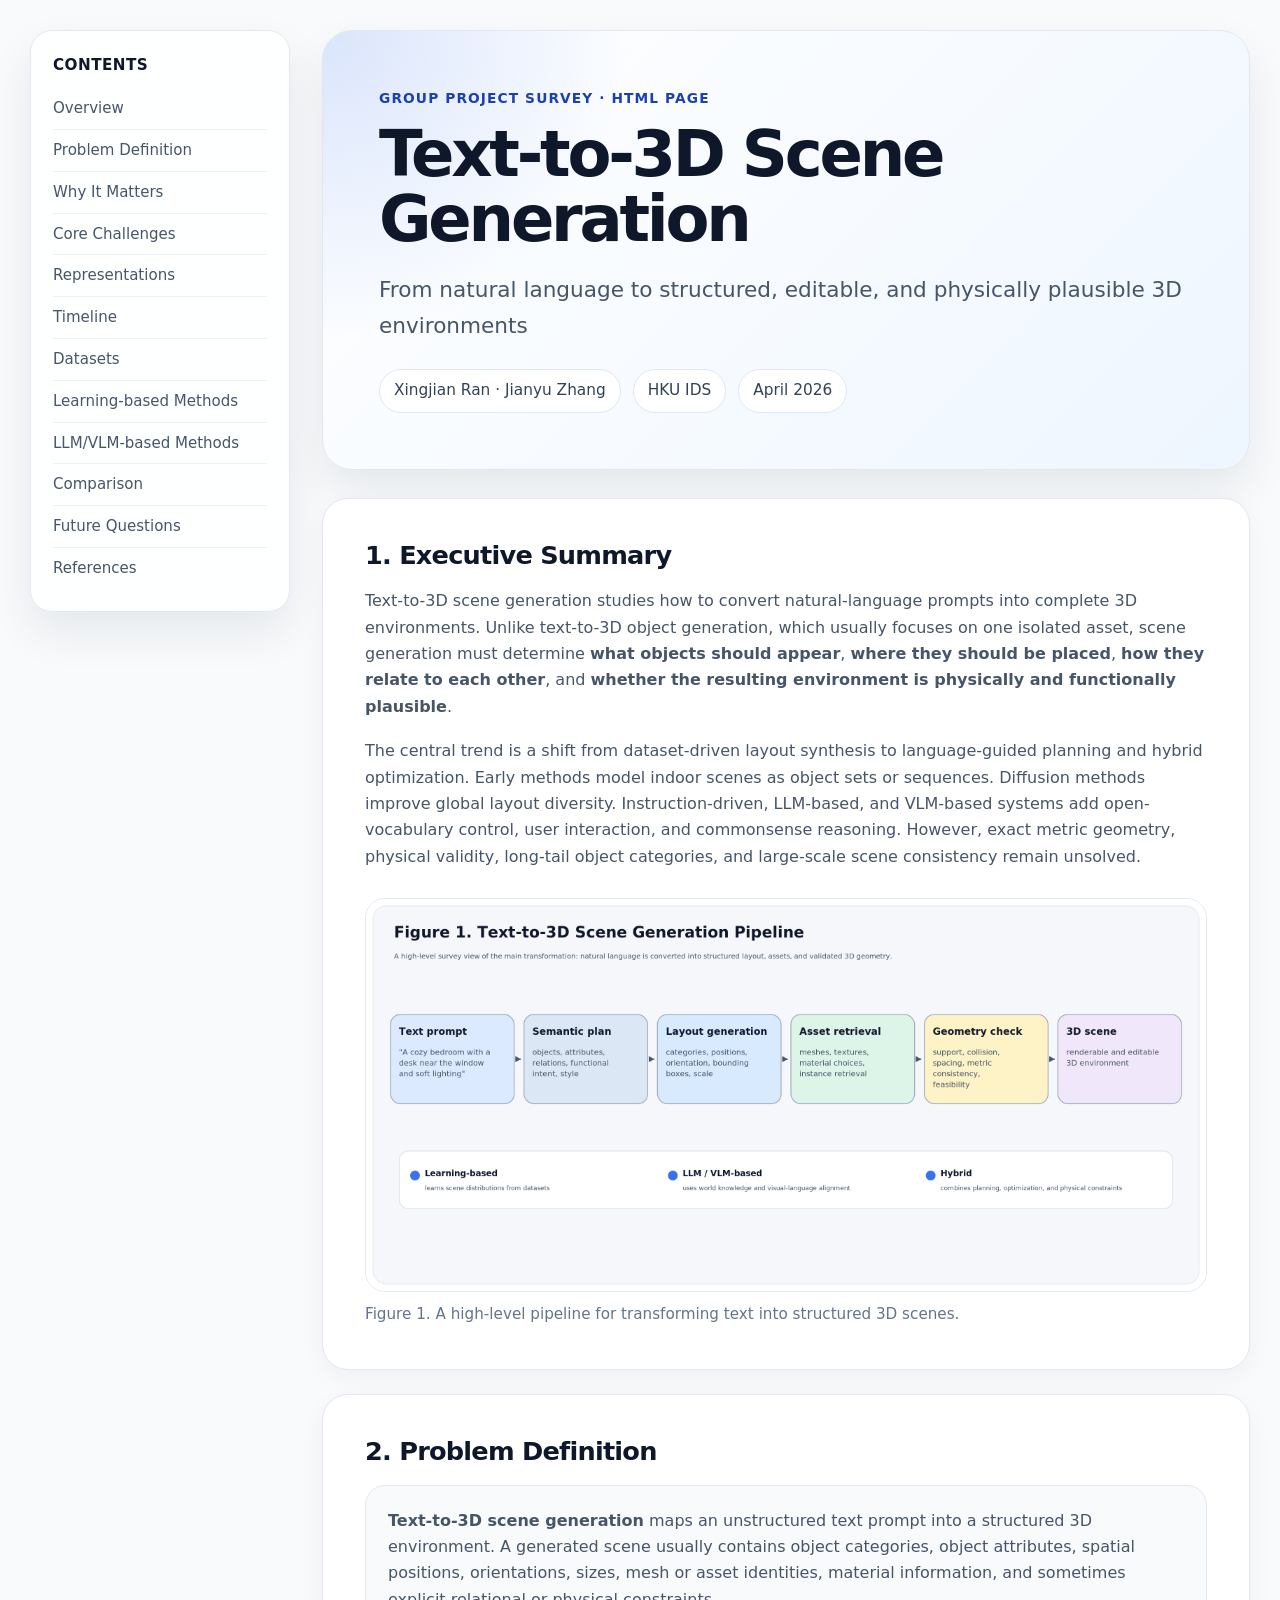
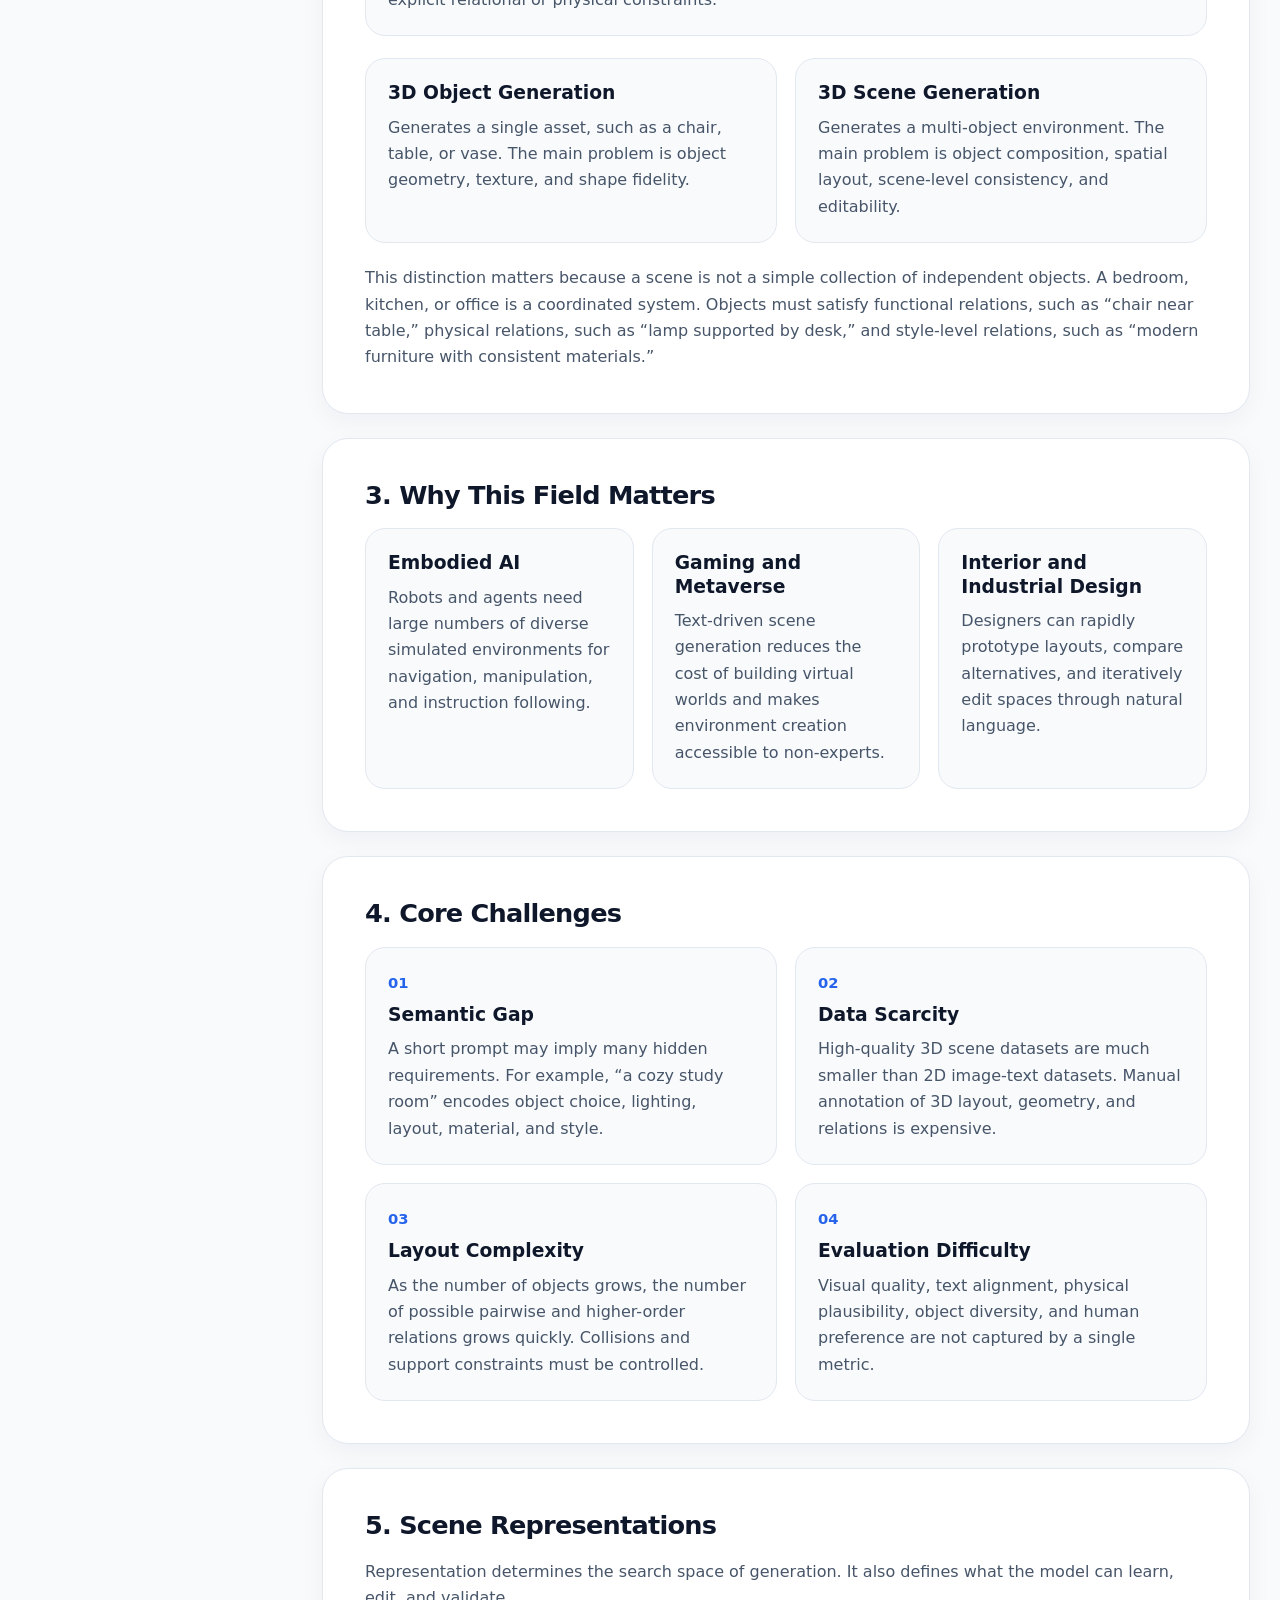
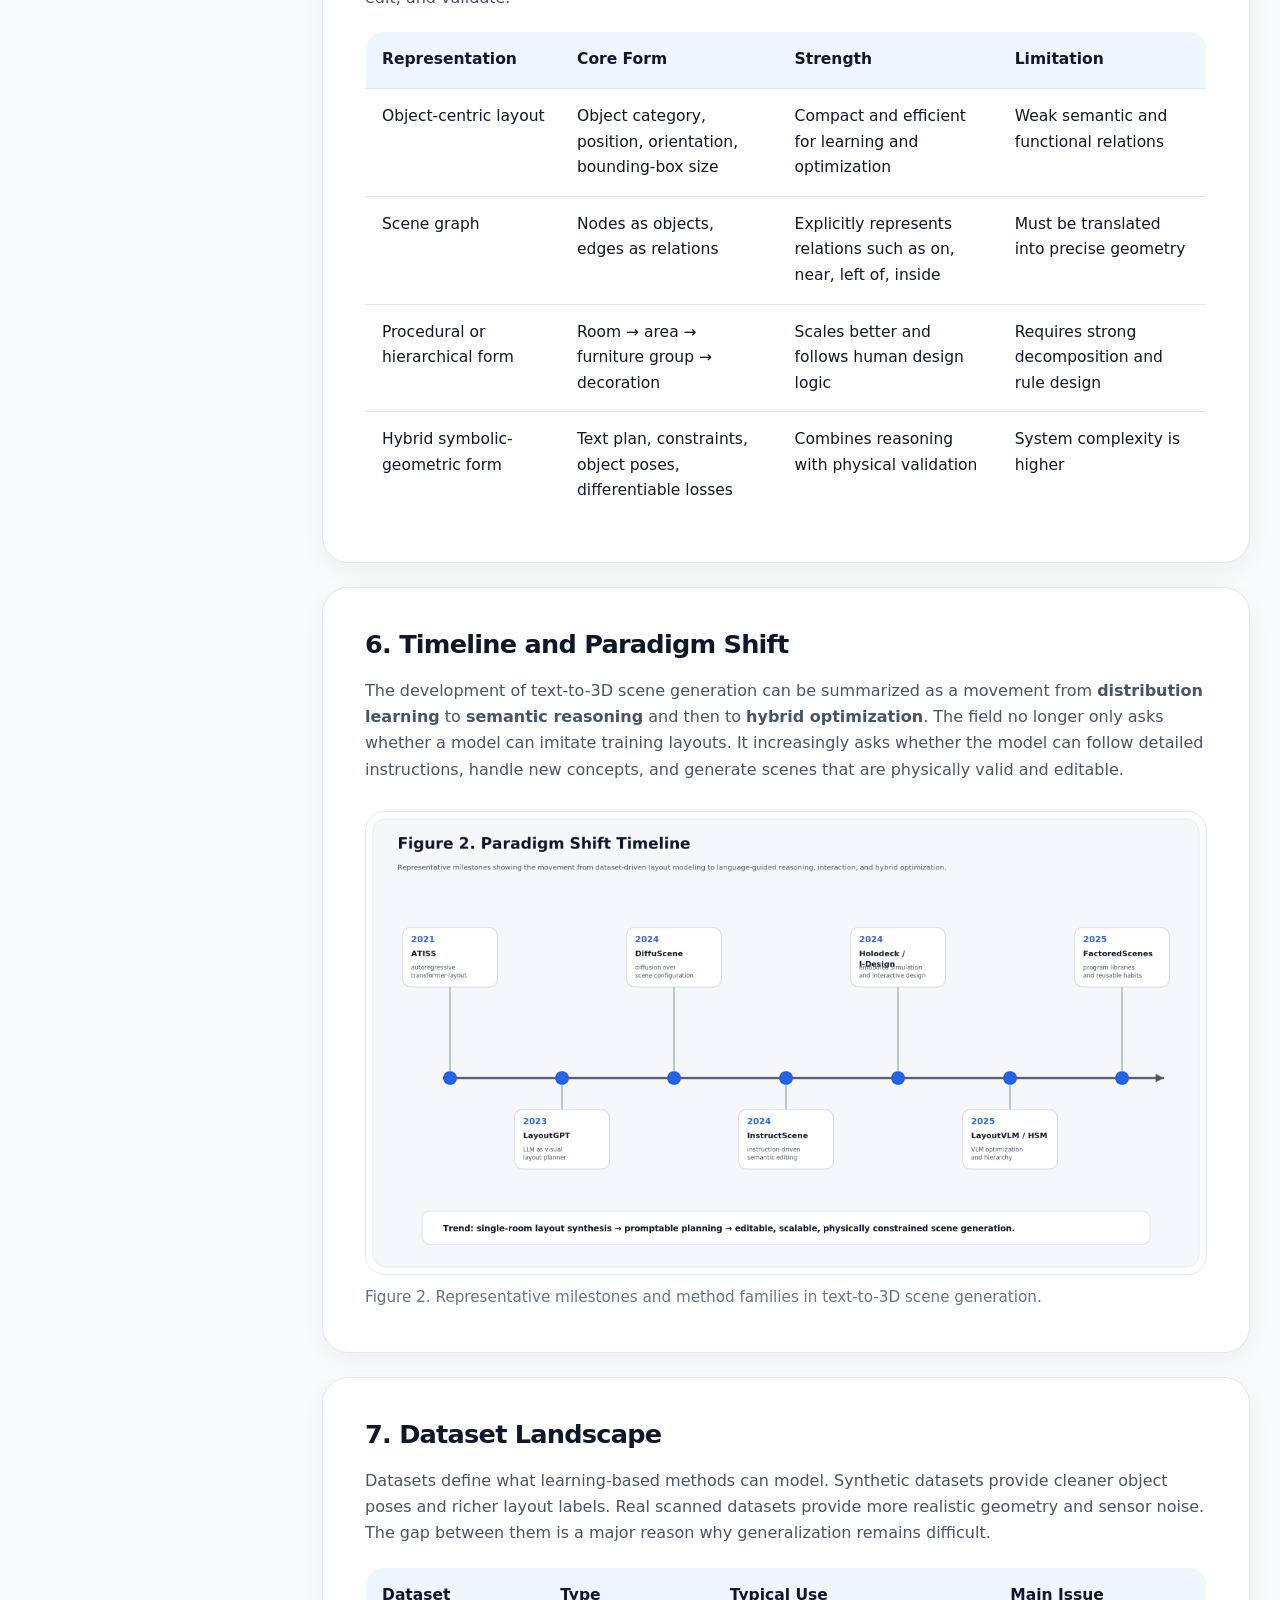
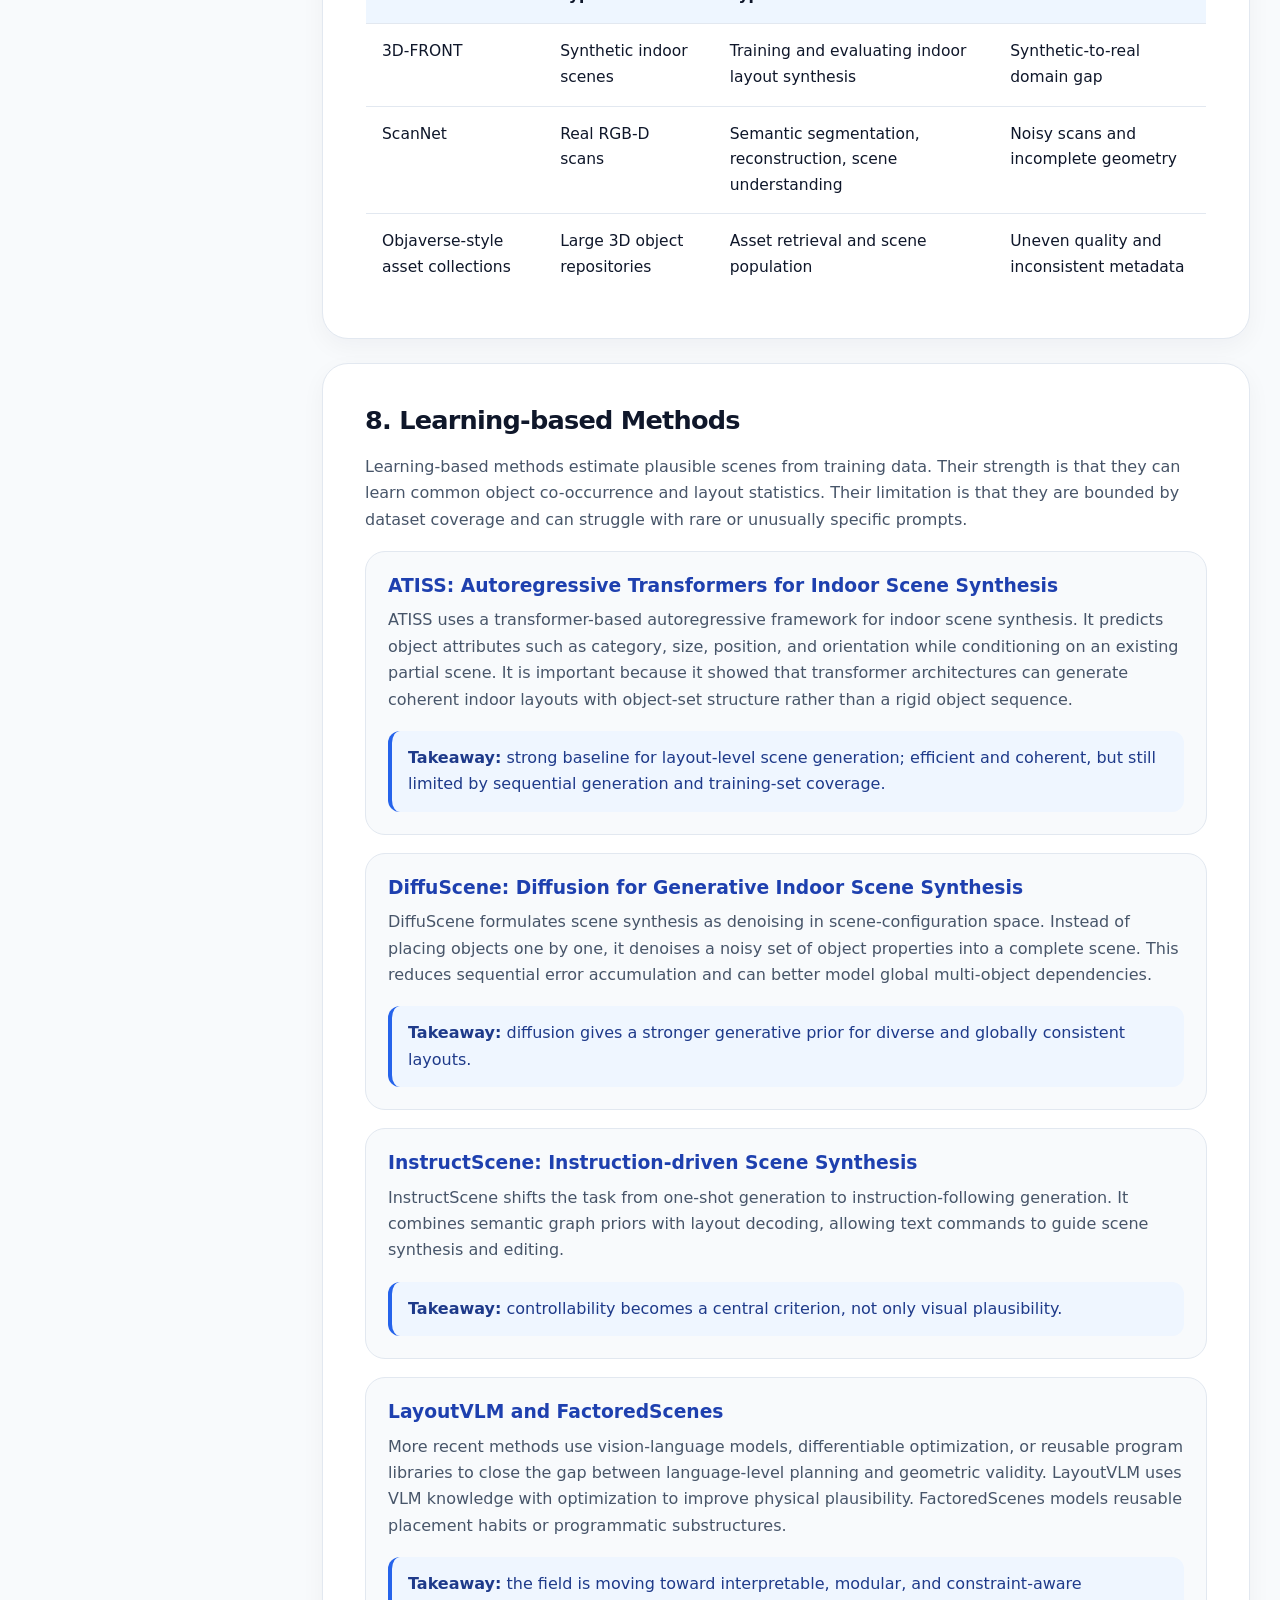
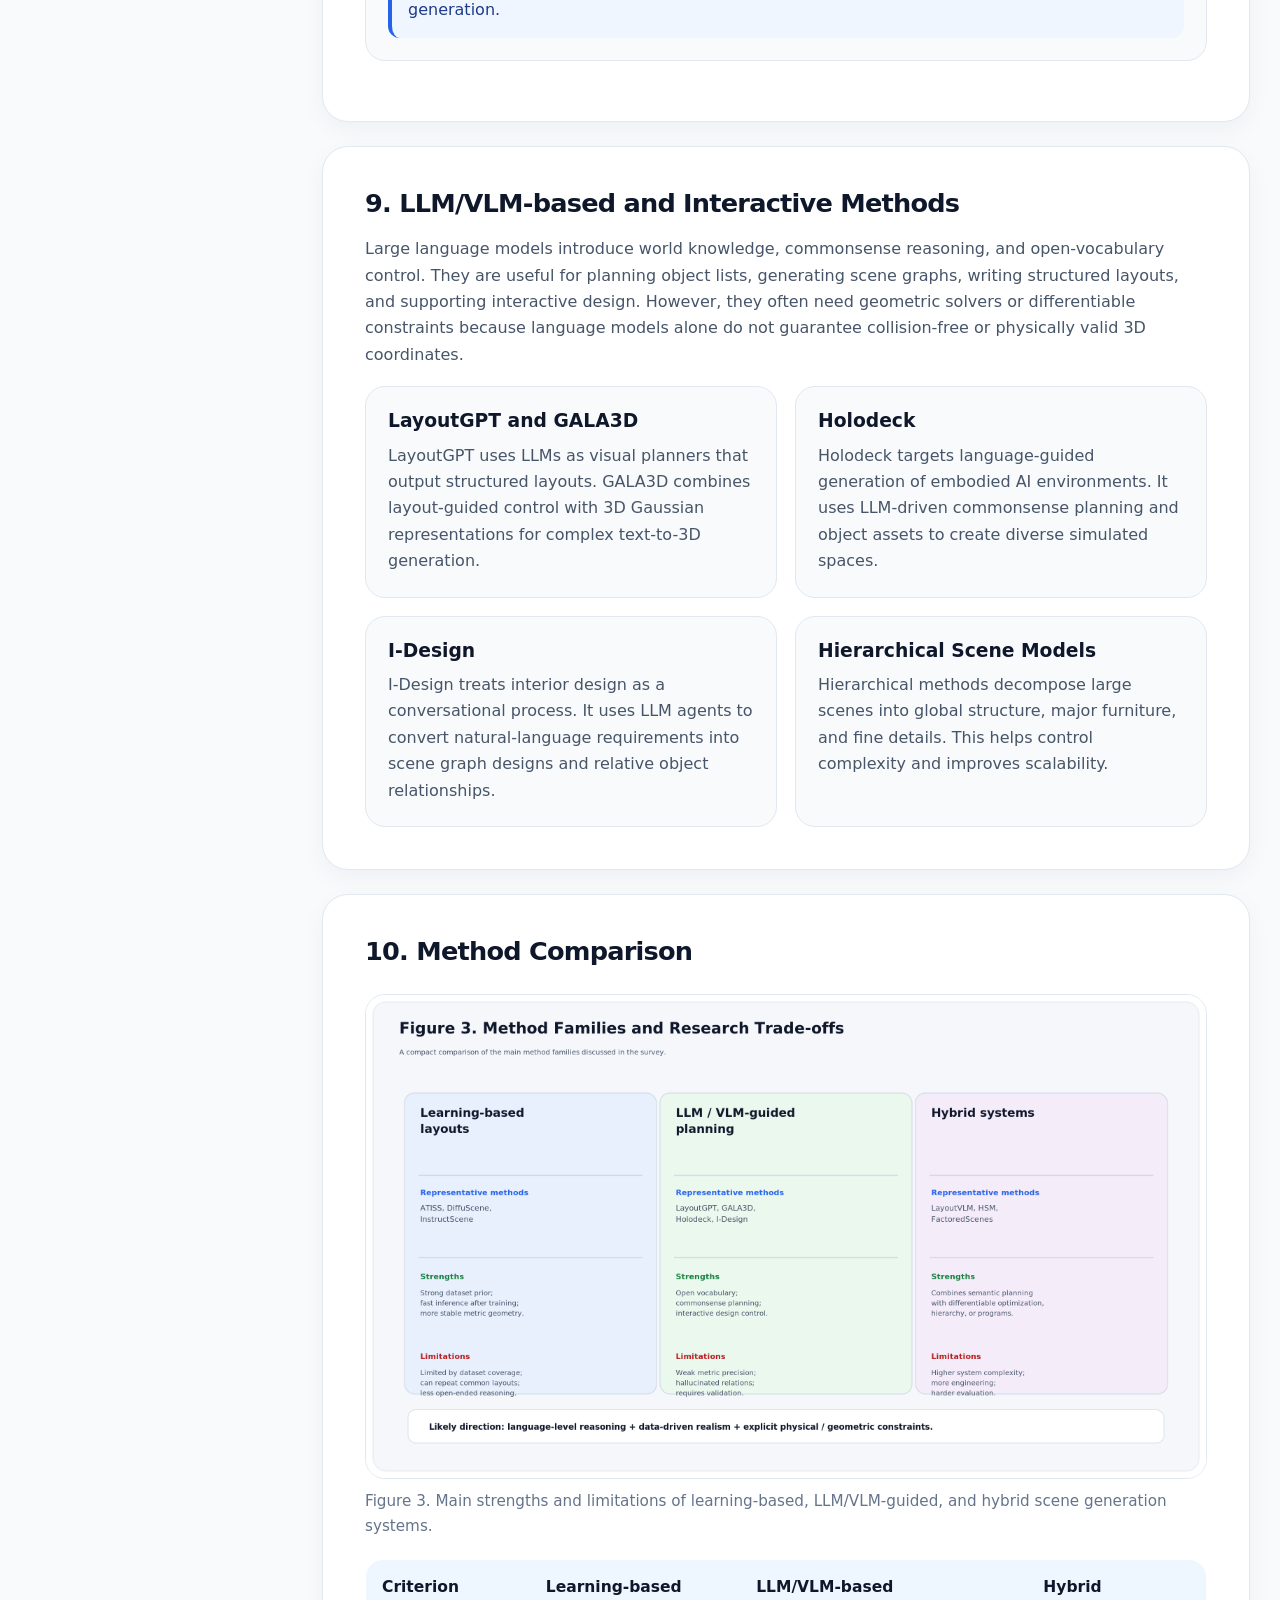
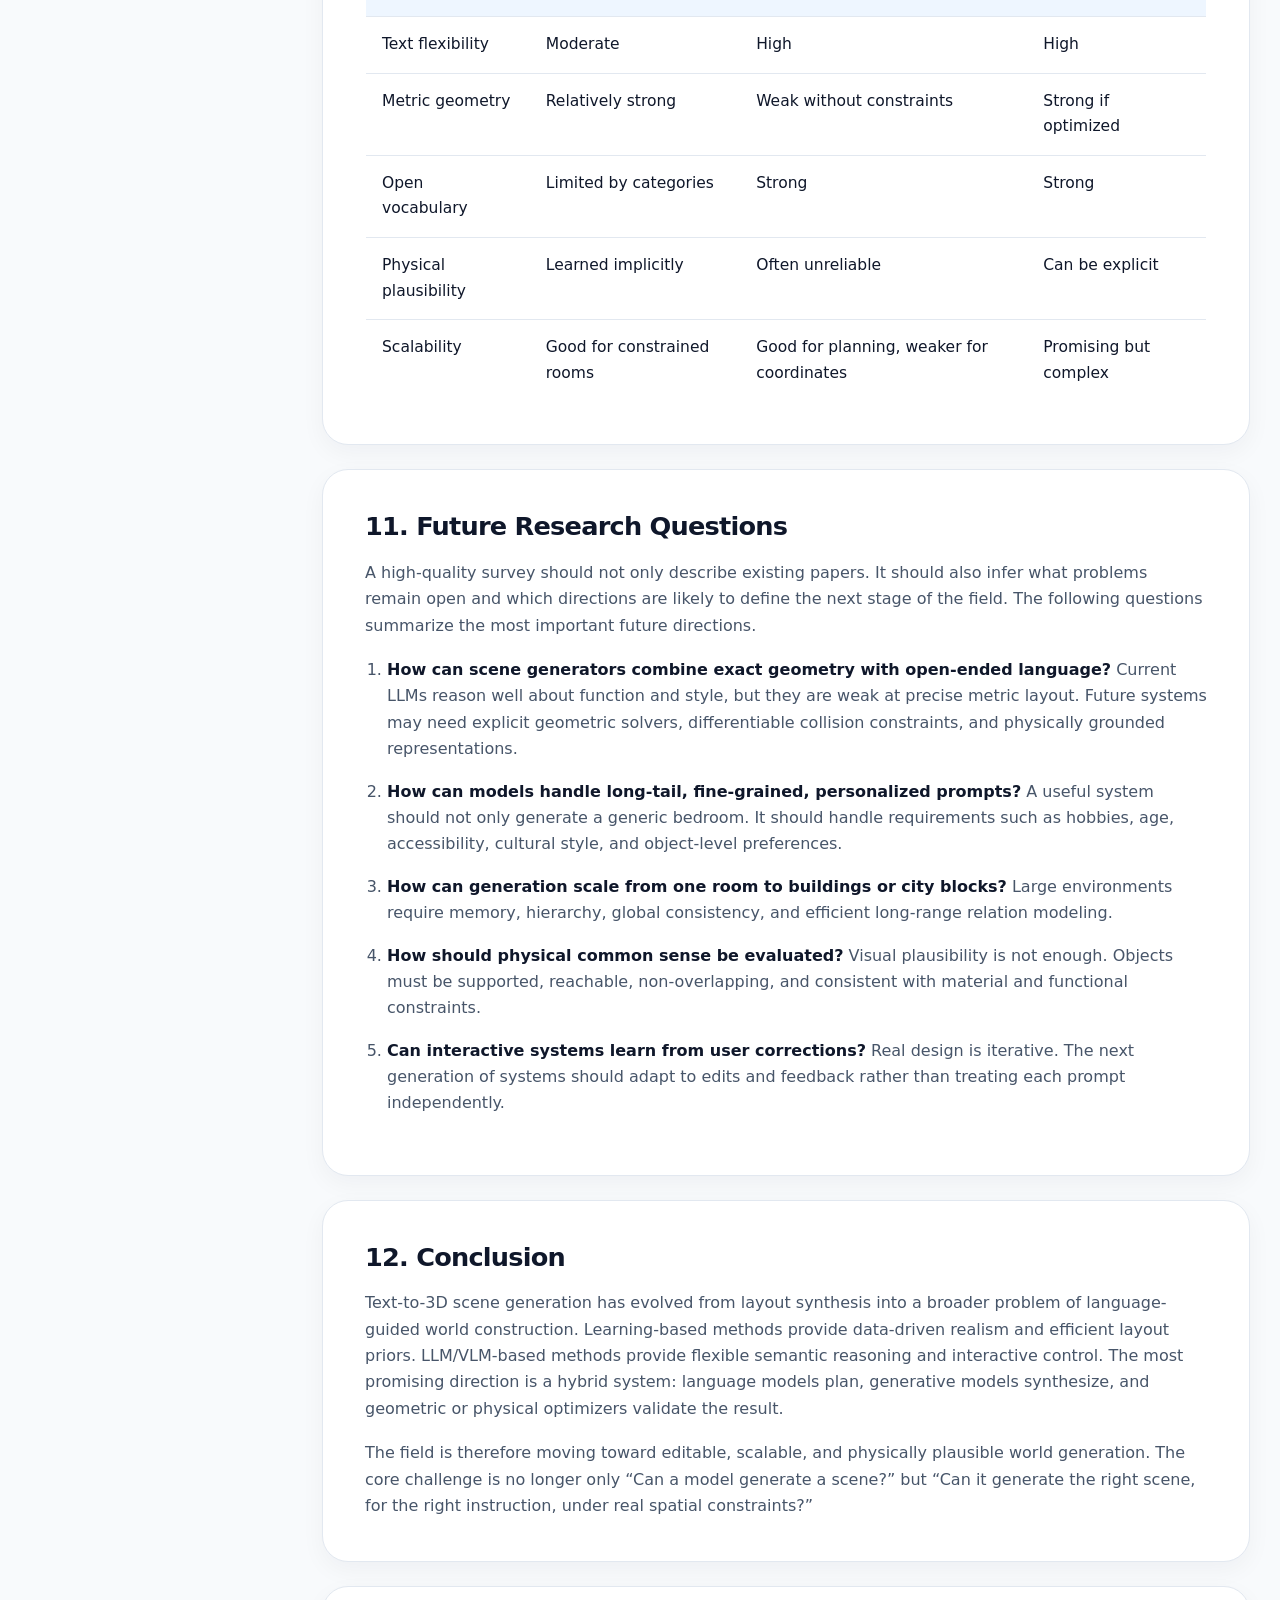
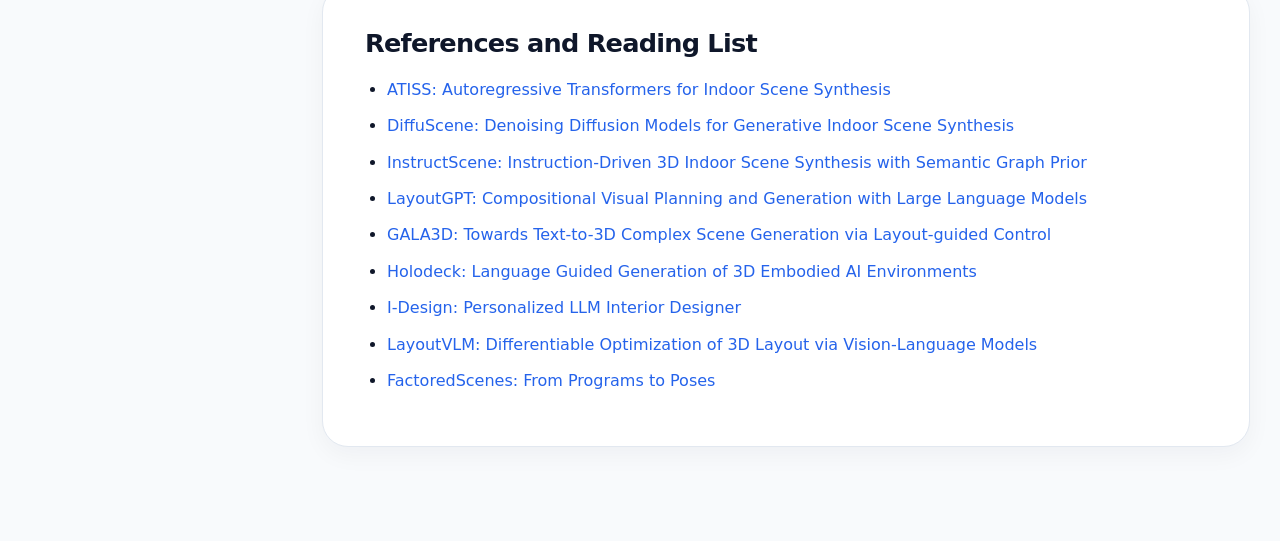
<file: blogs/group4/index.html>
<!DOCTYPE html>
<html lang="en">
<head>
  <meta charset="utf-8">
  <meta name="viewport" content="width=device-width, initial-scale=1">
  <title>Text-to-3D Scene Generation Survey</title>
  <link rel="stylesheet" href="style.css">
</head>
<body>

<main class="survey-page">
  <aside class="toc" aria-label="Table of contents">
    <div class="toc-title">Contents</div>
    <a href="#overview">Overview</a>
    <a href="#problem">Problem Definition</a>
    <a href="#why">Why It Matters</a>
    <a href="#challenges">Core Challenges</a>
    <a href="#representations">Representations</a>
    <a href="#timeline">Timeline</a>
    <a href="#datasets">Datasets</a>
    <a href="#learning">Learning-based Methods</a>
    <a href="#llm">LLM/VLM-based Methods</a>
    <a href="#comparison">Comparison</a>
    <a href="#future">Future Questions</a>
    <a href="#references">References</a>
  </aside>

  <article class="content">
    <header class="hero">
      <div class="eyebrow">Group Project Survey · HTML Page</div>
      <h1>Text-to-3D Scene Generation</h1>
      <p class="subtitle">From natural language to structured, editable, and physically plausible 3D environments</p>
      <div class="meta">
        <span>Xingjian Ran · Jianyu Zhang</span>
        <span>HKU IDS</span>
        <span>April 2026</span>
      </div>
    </header>

    <section id="overview" class="section">
      <h2>1. Executive Summary</h2>
      <p>
        Text-to-3D scene generation studies how to convert natural-language prompts into complete 3D environments.
        Unlike text-to-3D object generation, which usually focuses on one isolated asset, scene generation must determine
        <strong>what objects should appear</strong>, <strong>where they should be placed</strong>, <strong>how they relate to each other</strong>,
        and <strong>whether the resulting environment is physically and functionally plausible</strong>.
      </p>
      <p>
        The central trend is a shift from dataset-driven layout synthesis to language-guided planning and hybrid optimization.
        Early methods model indoor scenes as object sets or sequences. Diffusion methods improve global layout diversity.
        Instruction-driven, LLM-based, and VLM-based systems add open-vocabulary control, user interaction, and commonsense reasoning.
        However, exact metric geometry, physical validity, long-tail object categories, and large-scale scene consistency remain unsolved.
      </p>

      <figure>
        <img src="images/fig1.png" alt="Pipeline from text prompt to 3D scene">
        <figcaption>Figure 1. A high-level pipeline for transforming text into structured 3D scenes.</figcaption>
      </figure>
    </section>

    <section id="problem" class="section">
      <h2>2. Problem Definition</h2>
      <div class="definition-card">
        <p>
          <strong>Text-to-3D scene generation</strong> maps an unstructured text prompt into a structured 3D environment.
          A generated scene usually contains object categories, object attributes, spatial positions, orientations, sizes,
          mesh or asset identities, material information, and sometimes explicit relational or physical constraints.
        </p>
      </div>

      <div class="two-col">
        <div class="panel">
          <h3>3D Object Generation</h3>
          <p>Generates a single asset, such as a chair, table, or vase. The main problem is object geometry, texture, and shape fidelity.</p>
        </div>
        <div class="panel">
          <h3>3D Scene Generation</h3>
          <p>Generates a multi-object environment. The main problem is object composition, spatial layout, scene-level consistency, and editability.</p>
        </div>
      </div>

      <p>
        This distinction matters because a scene is not a simple collection of independent objects. A bedroom, kitchen, or office is a
        coordinated system. Objects must satisfy functional relations, such as “chair near table,” physical relations, such as “lamp supported
        by desk,” and style-level relations, such as “modern furniture with consistent materials.”
      </p>
    </section>

    <section id="why" class="section">
      <h2>3. Why This Field Matters</h2>
      <div class="card-grid three">
        <div class="card">
          <h3>Embodied AI</h3>
          <p>Robots and agents need large numbers of diverse simulated environments for navigation, manipulation, and instruction following.</p>
        </div>
        <div class="card">
          <h3>Gaming and Metaverse</h3>
          <p>Text-driven scene generation reduces the cost of building virtual worlds and makes environment creation accessible to non-experts.</p>
        </div>
        <div class="card">
          <h3>Interior and Industrial Design</h3>
          <p>Designers can rapidly prototype layouts, compare alternatives, and iteratively edit spaces through natural language.</p>
        </div>
      </div>
    </section>

    <section id="challenges" class="section">
      <h2>4. Core Challenges</h2>
      <div class="numbered">
        <div>
          <span>01</span>
          <h3>Semantic Gap</h3>
          <p>A short prompt may imply many hidden requirements. For example, “a cozy study room” encodes object choice, lighting, layout, material, and style.</p>
        </div>
        <div>
          <span>02</span>
          <h3>Data Scarcity</h3>
          <p>High-quality 3D scene datasets are much smaller than 2D image-text datasets. Manual annotation of 3D layout, geometry, and relations is expensive.</p>
        </div>
        <div>
          <span>03</span>
          <h3>Layout Complexity</h3>
          <p>As the number of objects grows, the number of possible pairwise and higher-order relations grows quickly. Collisions and support constraints must be controlled.</p>
        </div>
        <div>
          <span>04</span>
          <h3>Evaluation Difficulty</h3>
          <p>Visual quality, text alignment, physical plausibility, object diversity, and human preference are not captured by a single metric.</p>
        </div>
      </div>
    </section>

    <section id="representations" class="section">
      <h2>5. Scene Representations</h2>
      <p>
        Representation determines the search space of generation. It also defines what the model can learn, edit, and validate.
      </p>

      <table>
        <thead>
          <tr>
            <th>Representation</th>
            <th>Core Form</th>
            <th>Strength</th>
            <th>Limitation</th>
          </tr>
        </thead>
        <tbody>
          <tr>
            <td>Object-centric layout</td>
            <td>Object category, position, orientation, bounding-box size</td>
            <td>Compact and efficient for learning and optimization</td>
            <td>Weak semantic and functional relations</td>
          </tr>
          <tr>
            <td>Scene graph</td>
            <td>Nodes as objects, edges as relations</td>
            <td>Explicitly represents relations such as on, near, left of, inside</td>
            <td>Must be translated into precise geometry</td>
          </tr>
          <tr>
            <td>Procedural or hierarchical form</td>
            <td>Room → area → furniture group → decoration</td>
            <td>Scales better and follows human design logic</td>
            <td>Requires strong decomposition and rule design</td>
          </tr>
          <tr>
            <td>Hybrid symbolic-geometric form</td>
            <td>Text plan, constraints, object poses, differentiable losses</td>
            <td>Combines reasoning with physical validation</td>
            <td>System complexity is higher</td>
          </tr>
        </tbody>
      </table>
    </section>

    <section id="timeline" class="section">
      <h2>6. Timeline and Paradigm Shift</h2>
      <p>
        The development of text-to-3D scene generation can be summarized as a movement from <strong>distribution learning</strong> to
        <strong>semantic reasoning</strong> and then to <strong>hybrid optimization</strong>. The field no longer only asks whether a model
        can imitate training layouts. It increasingly asks whether the model can follow detailed instructions, handle new concepts,
        and generate scenes that are physically valid and editable.
      </p>

      <figure>
        <img src="images/fig2.png" alt="Timeline of text-to-3D scene generation methods">
        <figcaption>Figure 2. Representative milestones and method families in text-to-3D scene generation.</figcaption>
      </figure>
    </section>

    <section id="datasets" class="section">
      <h2>7. Dataset Landscape</h2>
      <p>
        Datasets define what learning-based methods can model. Synthetic datasets provide cleaner object poses and richer layout labels.
        Real scanned datasets provide more realistic geometry and sensor noise. The gap between them is a major reason why generalization
        remains difficult.
      </p>

      <table>
        <thead>
          <tr>
            <th>Dataset</th>
            <th>Type</th>
            <th>Typical Use</th>
            <th>Main Issue</th>
          </tr>
        </thead>
        <tbody>
          <tr>
            <td>3D-FRONT</td>
            <td>Synthetic indoor scenes</td>
            <td>Training and evaluating indoor layout synthesis</td>
            <td>Synthetic-to-real domain gap</td>
          </tr>
          <tr>
            <td>ScanNet</td>
            <td>Real RGB-D scans</td>
            <td>Semantic segmentation, reconstruction, scene understanding</td>
            <td>Noisy scans and incomplete geometry</td>
          </tr>
          <tr>
            <td>Objaverse-style asset collections</td>
            <td>Large 3D object repositories</td>
            <td>Asset retrieval and scene population</td>
            <td>Uneven quality and inconsistent metadata</td>
          </tr>
        </tbody>
      </table>
    </section>

    <section id="learning" class="section">
      <h2>8. Learning-based Methods</h2>
      <p>
        Learning-based methods estimate plausible scenes from training data. Their strength is that they can learn common object co-occurrence
        and layout statistics. Their limitation is that they are bounded by dataset coverage and can struggle with rare or unusually specific prompts.
      </p>

      <div class="method">
        <h3>ATISS: Autoregressive Transformers for Indoor Scene Synthesis</h3>
        <p>
          ATISS uses a transformer-based autoregressive framework for indoor scene synthesis. It predicts object attributes such as category,
          size, position, and orientation while conditioning on an existing partial scene. It is important because it showed that transformer
          architectures can generate coherent indoor layouts with object-set structure rather than a rigid object sequence.
        </p>
        <p class="takeaway"><strong>Takeaway:</strong> strong baseline for layout-level scene generation; efficient and coherent, but still limited by sequential generation and training-set coverage.</p>
      </div>

      <div class="method">
        <h3>DiffuScene: Diffusion for Generative Indoor Scene Synthesis</h3>
        <p>
          DiffuScene formulates scene synthesis as denoising in scene-configuration space. Instead of placing objects one by one, it denoises
          a noisy set of object properties into a complete scene. This reduces sequential error accumulation and can better model global multi-object
          dependencies.
        </p>
        <p class="takeaway"><strong>Takeaway:</strong> diffusion gives a stronger generative prior for diverse and globally consistent layouts.</p>
      </div>

      <div class="method">
        <h3>InstructScene: Instruction-driven Scene Synthesis</h3>
        <p>
          InstructScene shifts the task from one-shot generation to instruction-following generation. It combines semantic graph priors with
          layout decoding, allowing text commands to guide scene synthesis and editing.
        </p>
        <p class="takeaway"><strong>Takeaway:</strong> controllability becomes a central criterion, not only visual plausibility.</p>
      </div>

      <div class="method">
        <h3>LayoutVLM and FactoredScenes</h3>
        <p>
          More recent methods use vision-language models, differentiable optimization, or reusable program libraries to close the gap between
          language-level planning and geometric validity. LayoutVLM uses VLM knowledge with optimization to improve physical plausibility.
          FactoredScenes models reusable placement habits or programmatic substructures.
        </p>
        <p class="takeaway"><strong>Takeaway:</strong> the field is moving toward interpretable, modular, and constraint-aware generation.</p>
      </div>
    </section>

    <section id="llm" class="section">
      <h2>9. LLM/VLM-based and Interactive Methods</h2>
      <p>
        Large language models introduce world knowledge, commonsense reasoning, and open-vocabulary control. They are useful for planning object
        lists, generating scene graphs, writing structured layouts, and supporting interactive design. However, they often need geometric solvers
        or differentiable constraints because language models alone do not guarantee collision-free or physically valid 3D coordinates.
      </p>

      <div class="card-grid two">
        <div class="card">
          <h3>LayoutGPT and GALA3D</h3>
          <p>
            LayoutGPT uses LLMs as visual planners that output structured layouts. GALA3D combines layout-guided control with 3D Gaussian
            representations for complex text-to-3D generation.
          </p>
        </div>
        <div class="card">
          <h3>Holodeck</h3>
          <p>
            Holodeck targets language-guided generation of embodied AI environments. It uses LLM-driven commonsense planning and object assets
            to create diverse simulated spaces.
          </p>
        </div>
        <div class="card">
          <h3>I-Design</h3>
          <p>
            I-Design treats interior design as a conversational process. It uses LLM agents to convert natural-language requirements into scene
            graph designs and relative object relationships.
          </p>
        </div>
        <div class="card">
          <h3>Hierarchical Scene Models</h3>
          <p>
            Hierarchical methods decompose large scenes into global structure, major furniture, and fine details. This helps control complexity
            and improves scalability.
          </p>
        </div>
      </div>
    </section>

    <section id="comparison" class="section">
      <h2>10. Method Comparison</h2>
      <figure>
        <img src="images/fig3.png" alt="Comparison of learning-based, LLM-based, and hybrid systems">
        <figcaption>Figure 3. Main strengths and limitations of learning-based, LLM/VLM-guided, and hybrid scene generation systems.</figcaption>
      </figure>

      <table>
        <thead>
          <tr>
            <th>Criterion</th>
            <th>Learning-based</th>
            <th>LLM/VLM-based</th>
            <th>Hybrid</th>
          </tr>
        </thead>
        <tbody>
          <tr>
            <td>Text flexibility</td>
            <td>Moderate</td>
            <td>High</td>
            <td>High</td>
          </tr>
          <tr>
            <td>Metric geometry</td>
            <td>Relatively strong</td>
            <td>Weak without constraints</td>
            <td>Strong if optimized</td>
          </tr>
          <tr>
            <td>Open vocabulary</td>
            <td>Limited by categories</td>
            <td>Strong</td>
            <td>Strong</td>
          </tr>
          <tr>
            <td>Physical plausibility</td>
            <td>Learned implicitly</td>
            <td>Often unreliable</td>
            <td>Can be explicit</td>
          </tr>
          <tr>
            <td>Scalability</td>
            <td>Good for constrained rooms</td>
            <td>Good for planning, weaker for coordinates</td>
            <td>Promising but complex</td>
          </tr>
        </tbody>
      </table>
    </section>

    <section id="future" class="section">
      <h2>11. Future Research Questions</h2>
      <p>
        A high-quality survey should not only describe existing papers. It should also infer what problems remain open and which directions are
        likely to define the next stage of the field. The following questions summarize the most important future directions.
      </p>

      <ol class="research-list">
        <li>
          <strong>How can scene generators combine exact geometry with open-ended language?</strong>
          Current LLMs reason well about function and style, but they are weak at precise metric layout. Future systems may need explicit
          geometric solvers, differentiable collision constraints, and physically grounded representations.
        </li>
        <li>
          <strong>How can models handle long-tail, fine-grained, personalized prompts?</strong>
          A useful system should not only generate a generic bedroom. It should handle requirements such as hobbies, age, accessibility,
          cultural style, and object-level preferences.
        </li>
        <li>
          <strong>How can generation scale from one room to buildings or city blocks?</strong>
          Large environments require memory, hierarchy, global consistency, and efficient long-range relation modeling.
        </li>
        <li>
          <strong>How should physical common sense be evaluated?</strong>
          Visual plausibility is not enough. Objects must be supported, reachable, non-overlapping, and consistent with material and functional constraints.
        </li>
        <li>
          <strong>Can interactive systems learn from user corrections?</strong>
          Real design is iterative. The next generation of systems should adapt to edits and feedback rather than treating each prompt independently.
        </li>
      </ol>
    </section>

    <section class="section">
      <h2>12. Conclusion</h2>
      <p>
        Text-to-3D scene generation has evolved from layout synthesis into a broader problem of language-guided world construction.
        Learning-based methods provide data-driven realism and efficient layout priors. LLM/VLM-based methods provide flexible semantic reasoning
        and interactive control. The most promising direction is a hybrid system: language models plan, generative models synthesize, and geometric
        or physical optimizers validate the result.
      </p>
      <p>
        The field is therefore moving toward editable, scalable, and physically plausible world generation. The core challenge is no longer only
        “Can a model generate a scene?” but “Can it generate the right scene, for the right instruction, under real spatial constraints?”
      </p>
    </section>

    <section id="references" class="section references">
      <h2>References and Reading List</h2>
      <ul>
        <li><a href="https://arxiv.org/abs/2110.03675" target="_blank" rel="noreferrer">ATISS: Autoregressive Transformers for Indoor Scene Synthesis</a></li>
        <li><a href="https://arxiv.org/abs/2303.14207" target="_blank" rel="noreferrer">DiffuScene: Denoising Diffusion Models for Generative Indoor Scene Synthesis</a></li>
        <li><a href="https://arxiv.org/abs/2402.04717" target="_blank" rel="noreferrer">InstructScene: Instruction-Driven 3D Indoor Scene Synthesis with Semantic Graph Prior</a></li>
        <li><a href="https://arxiv.org/abs/2305.15393" target="_blank" rel="noreferrer">LayoutGPT: Compositional Visual Planning and Generation with Large Language Models</a></li>
        <li><a href="https://gala3d.github.io/" target="_blank" rel="noreferrer">GALA3D: Towards Text-to-3D Complex Scene Generation via Layout-guided Control</a></li>
        <li><a href="https://arxiv.org/abs/2312.09067" target="_blank" rel="noreferrer">Holodeck: Language Guided Generation of 3D Embodied AI Environments</a></li>
        <li><a href="https://arxiv.org/html/2404.02838v1" target="_blank" rel="noreferrer">I-Design: Personalized LLM Interior Designer</a></li>
        <li><a href="https://arxiv.org/abs/2412.02193" target="_blank" rel="noreferrer">LayoutVLM: Differentiable Optimization of 3D Layout via Vision-Language Models</a></li>
        <li><a href="https://openreview.net/forum?id=Ew8bJkSt3g" target="_blank" rel="noreferrer">FactoredScenes: From Programs to Poses</a></li>
      </ul>
    </section>
  </article>
</main>

</body>
</html>
</file>
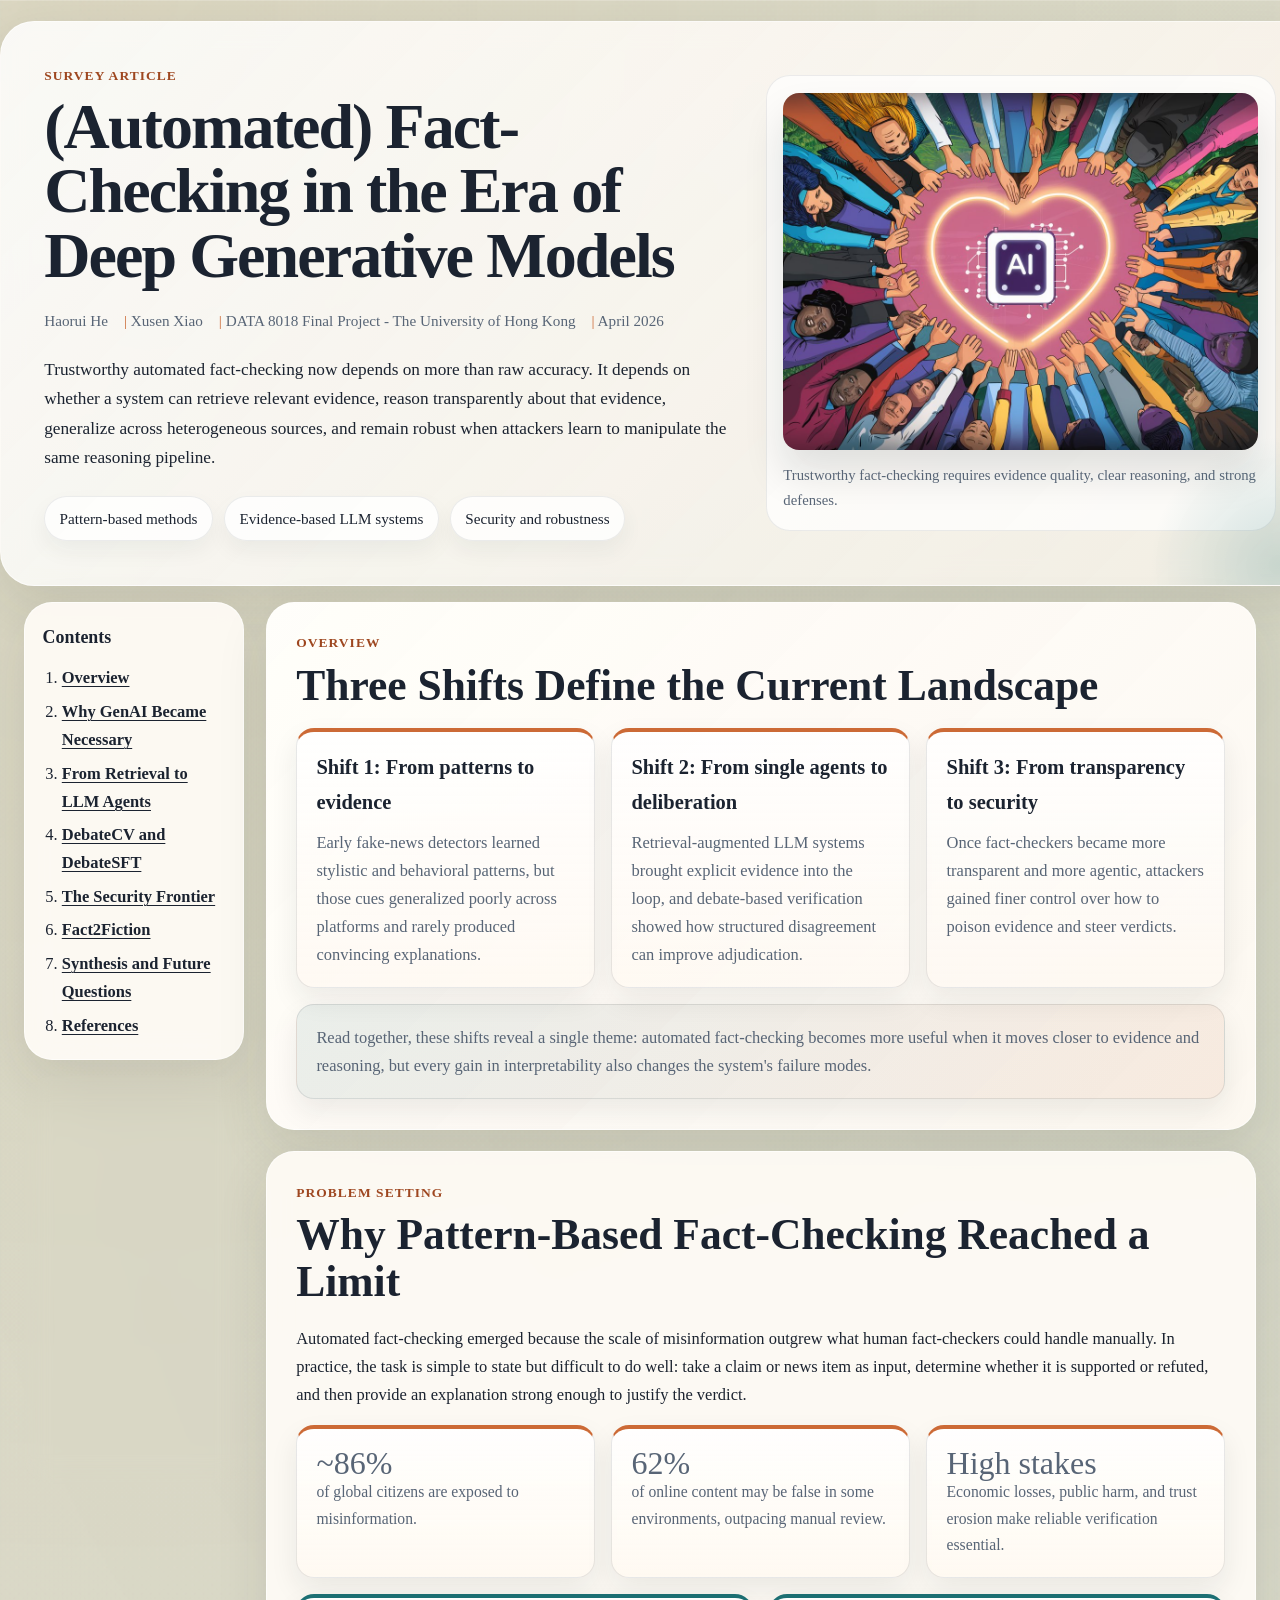
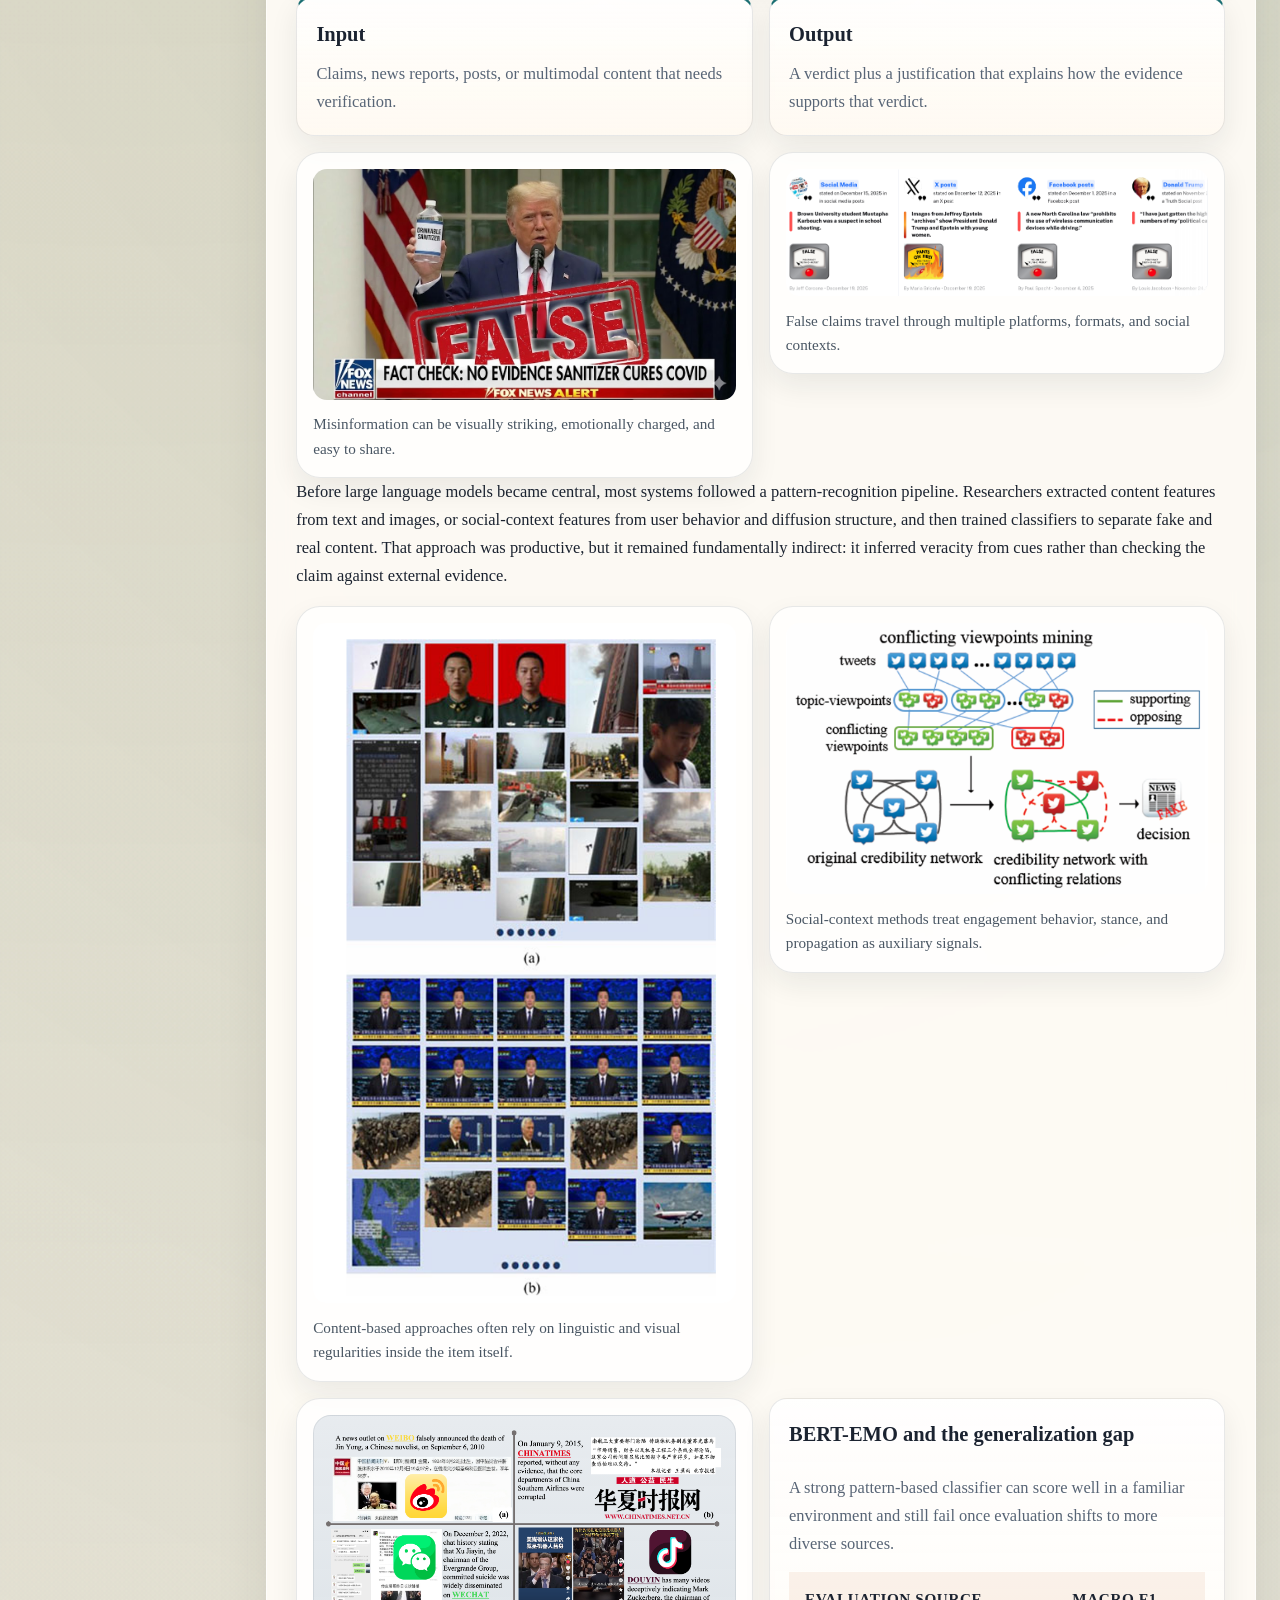
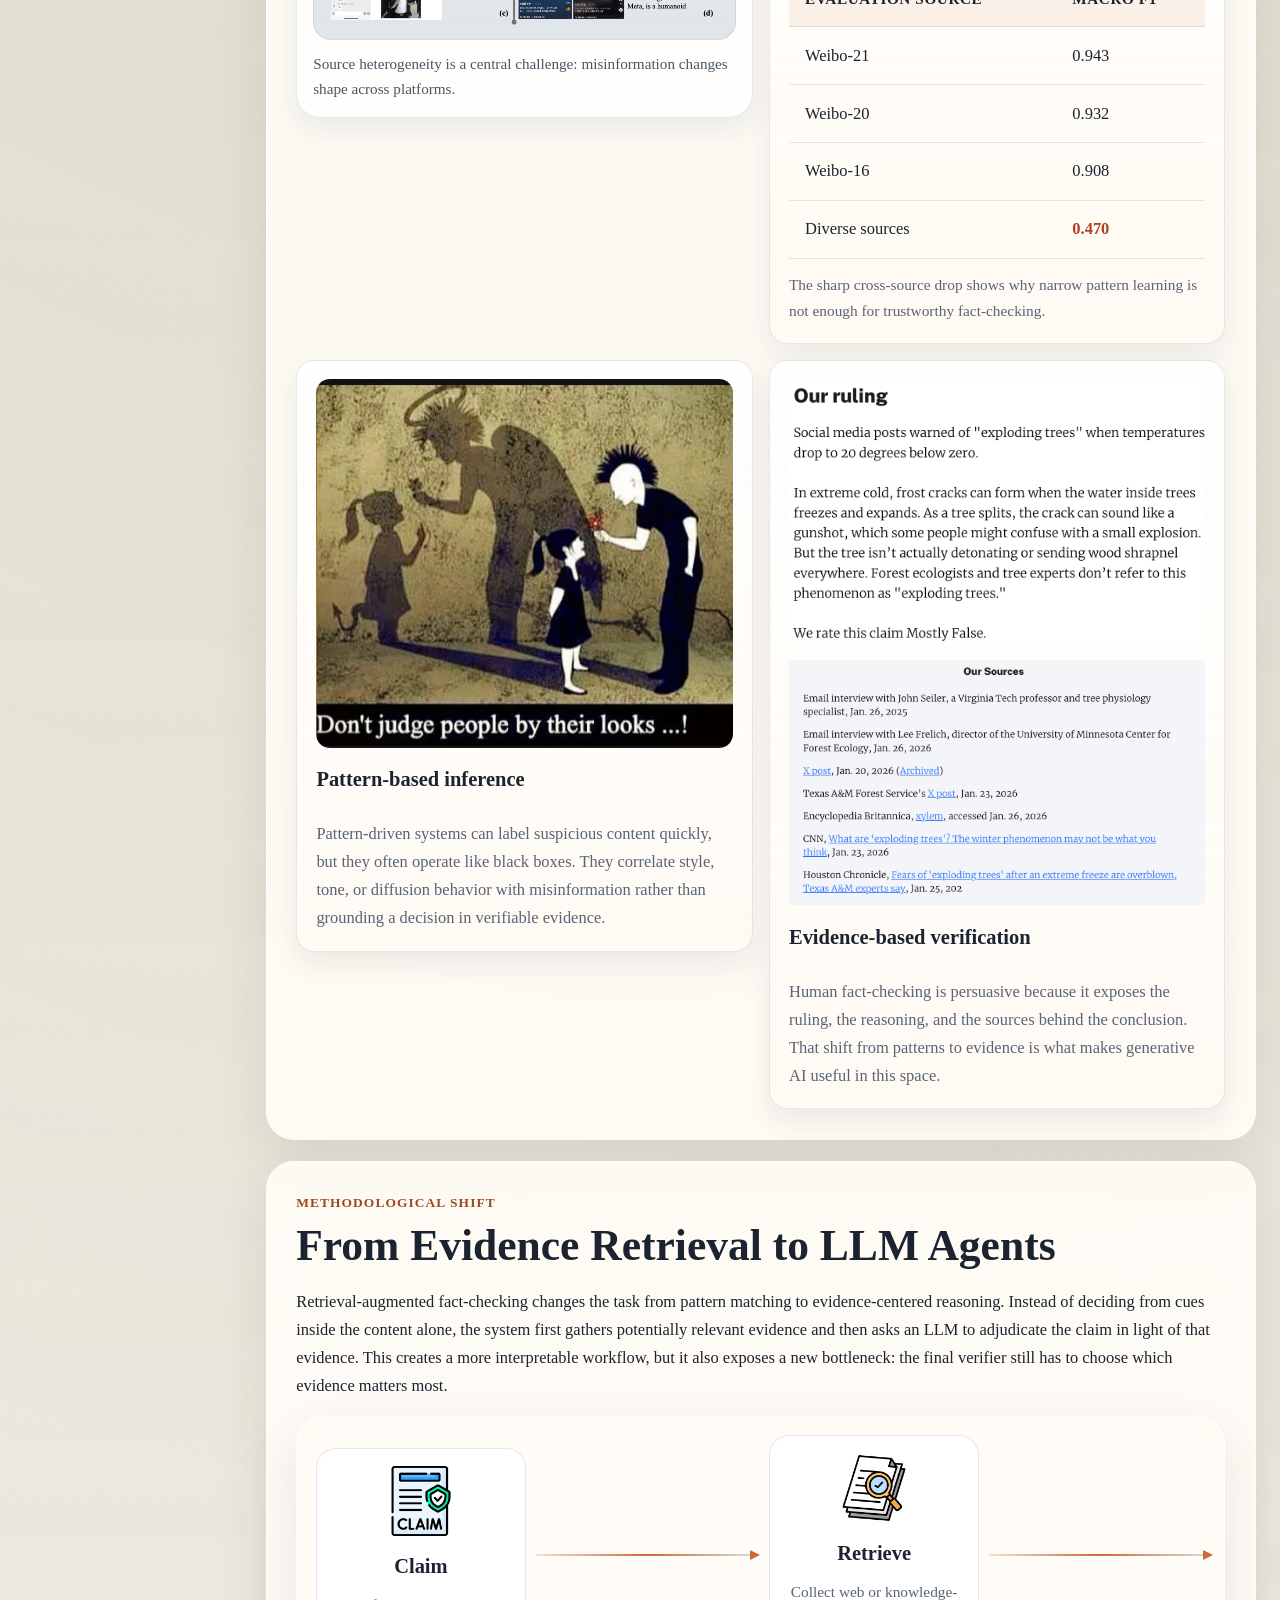
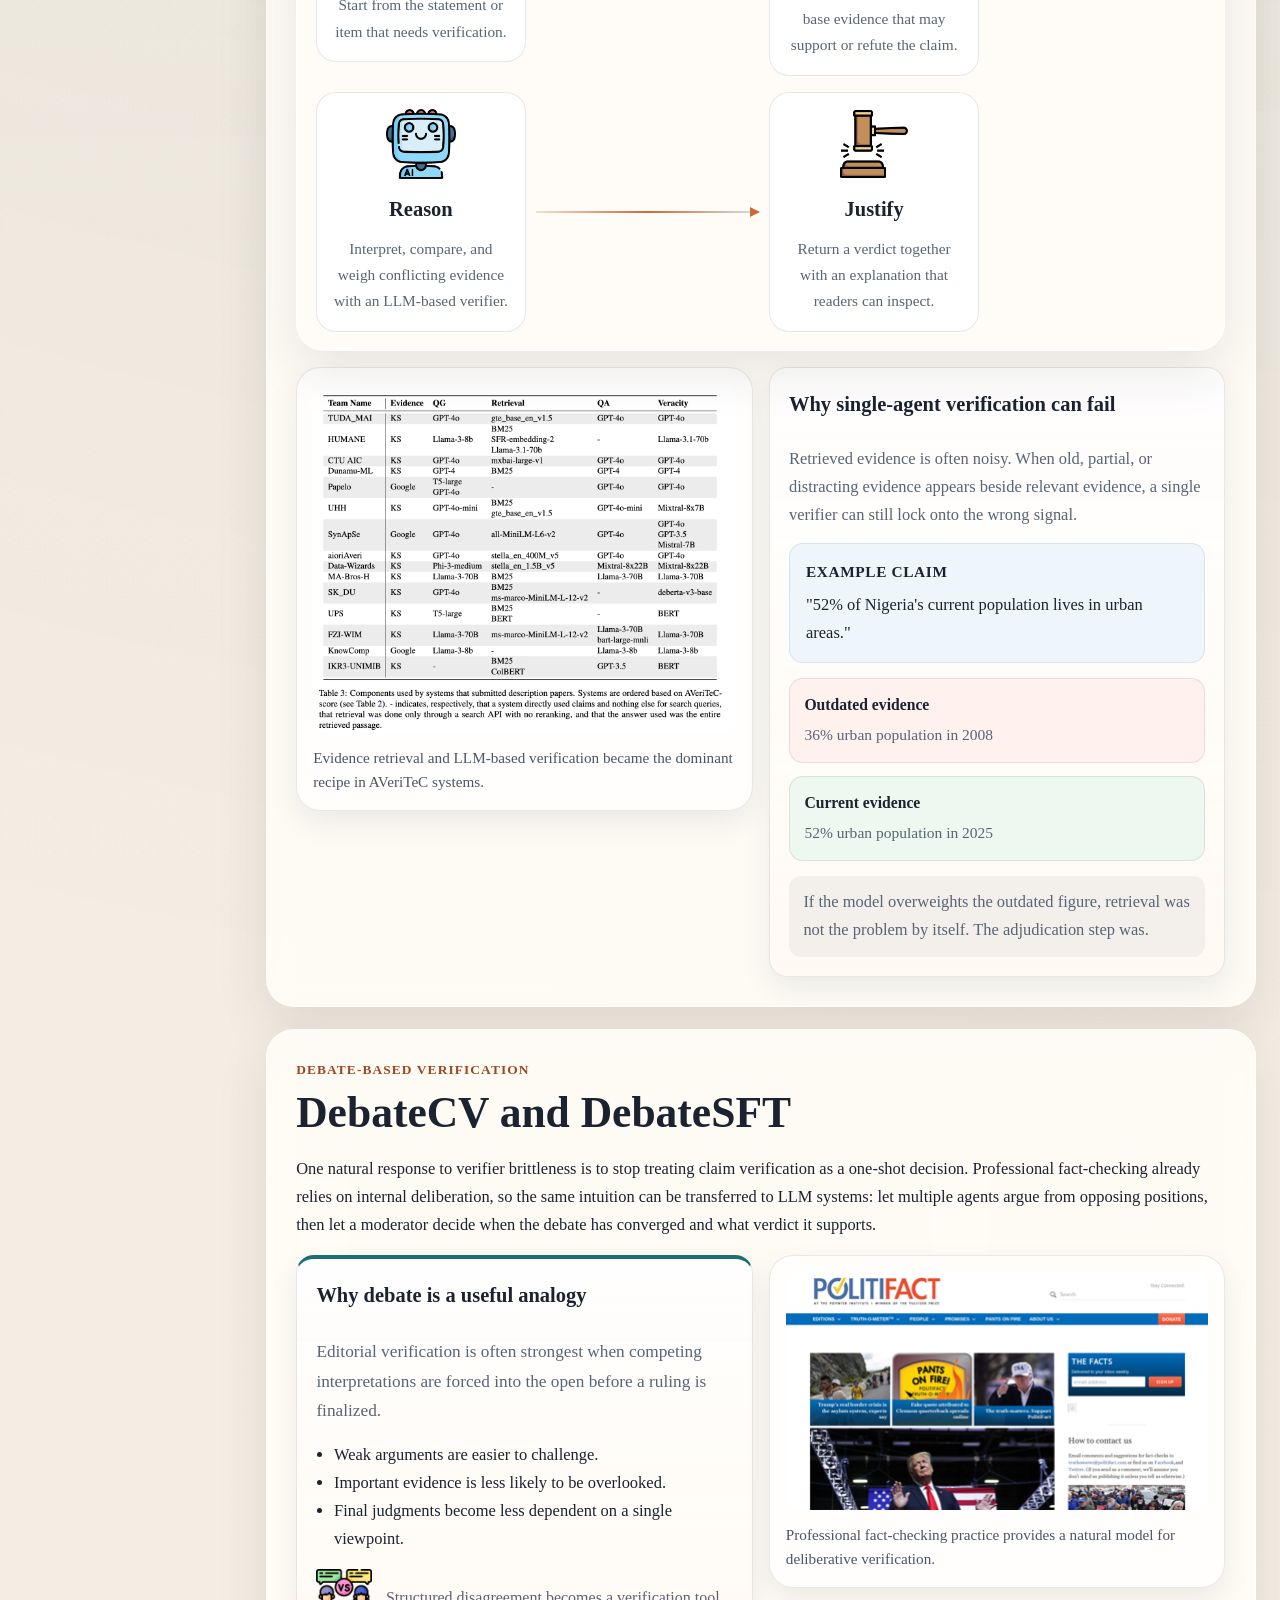
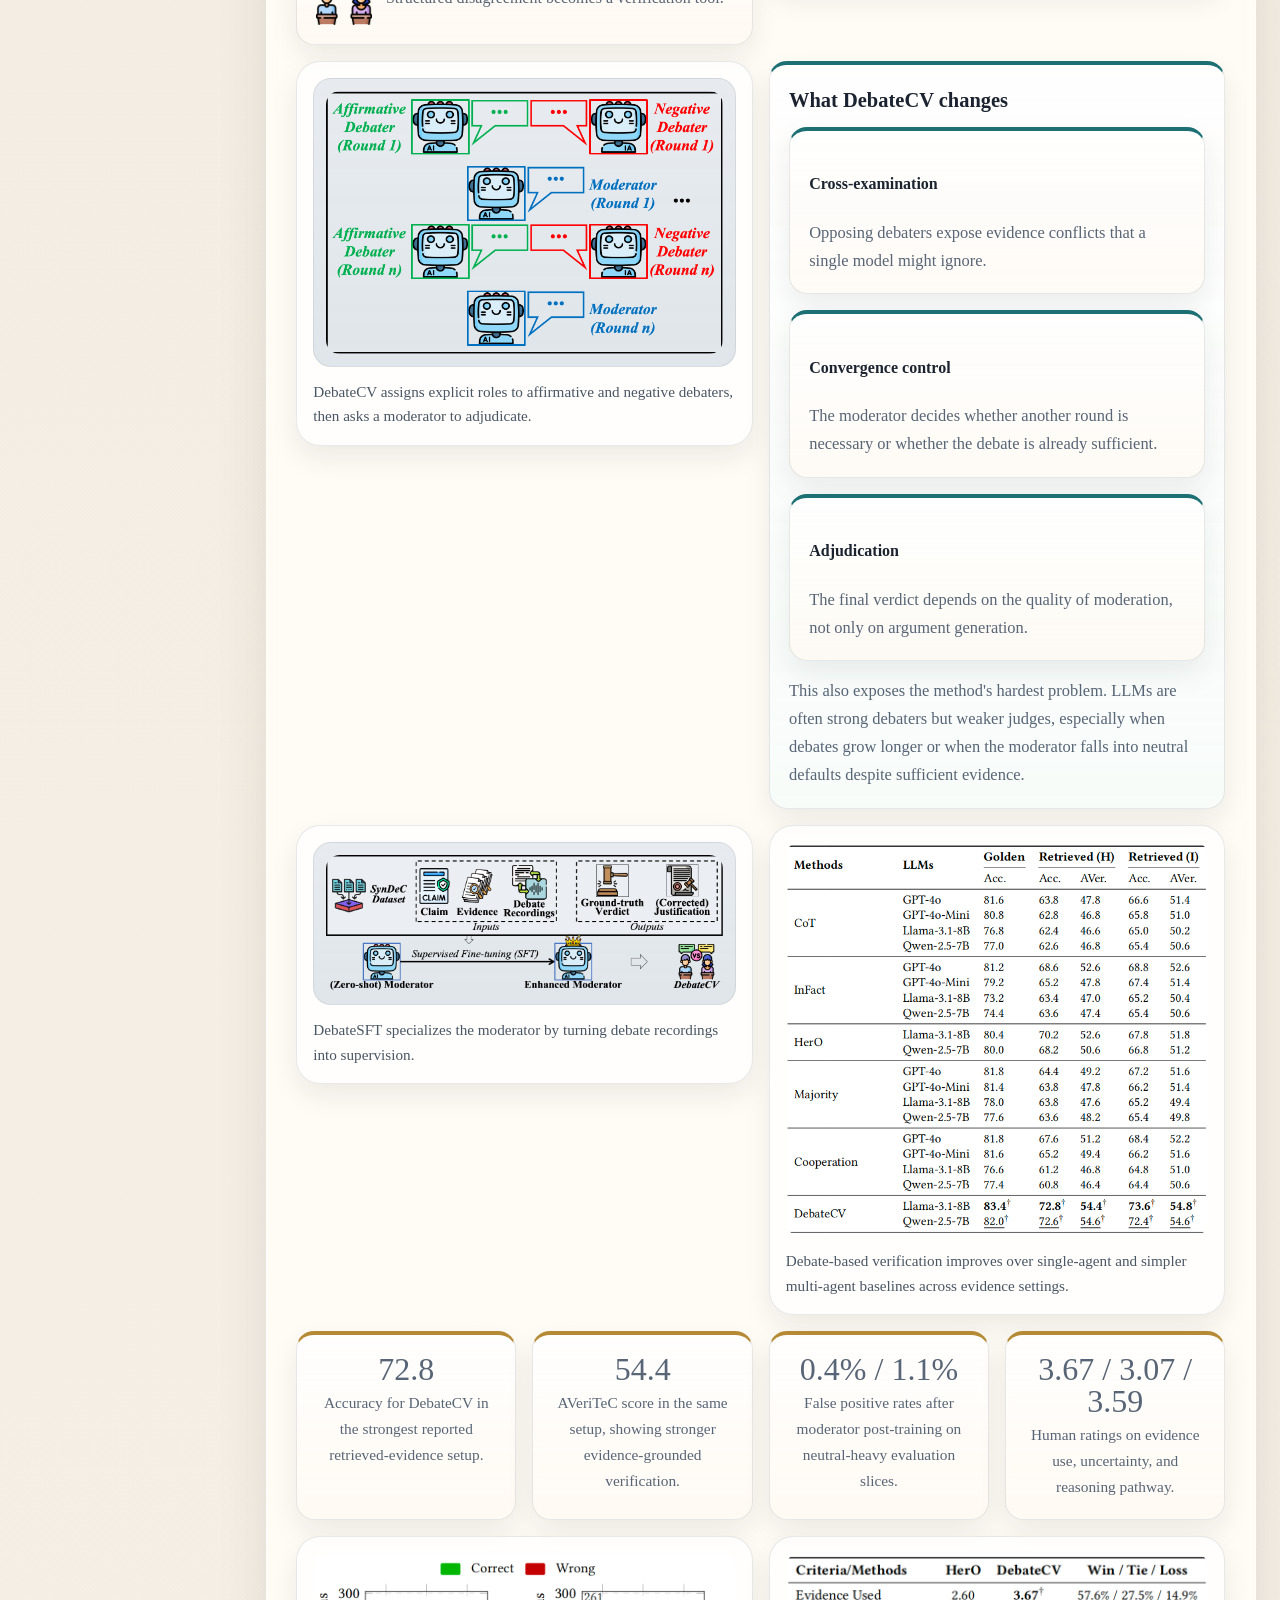
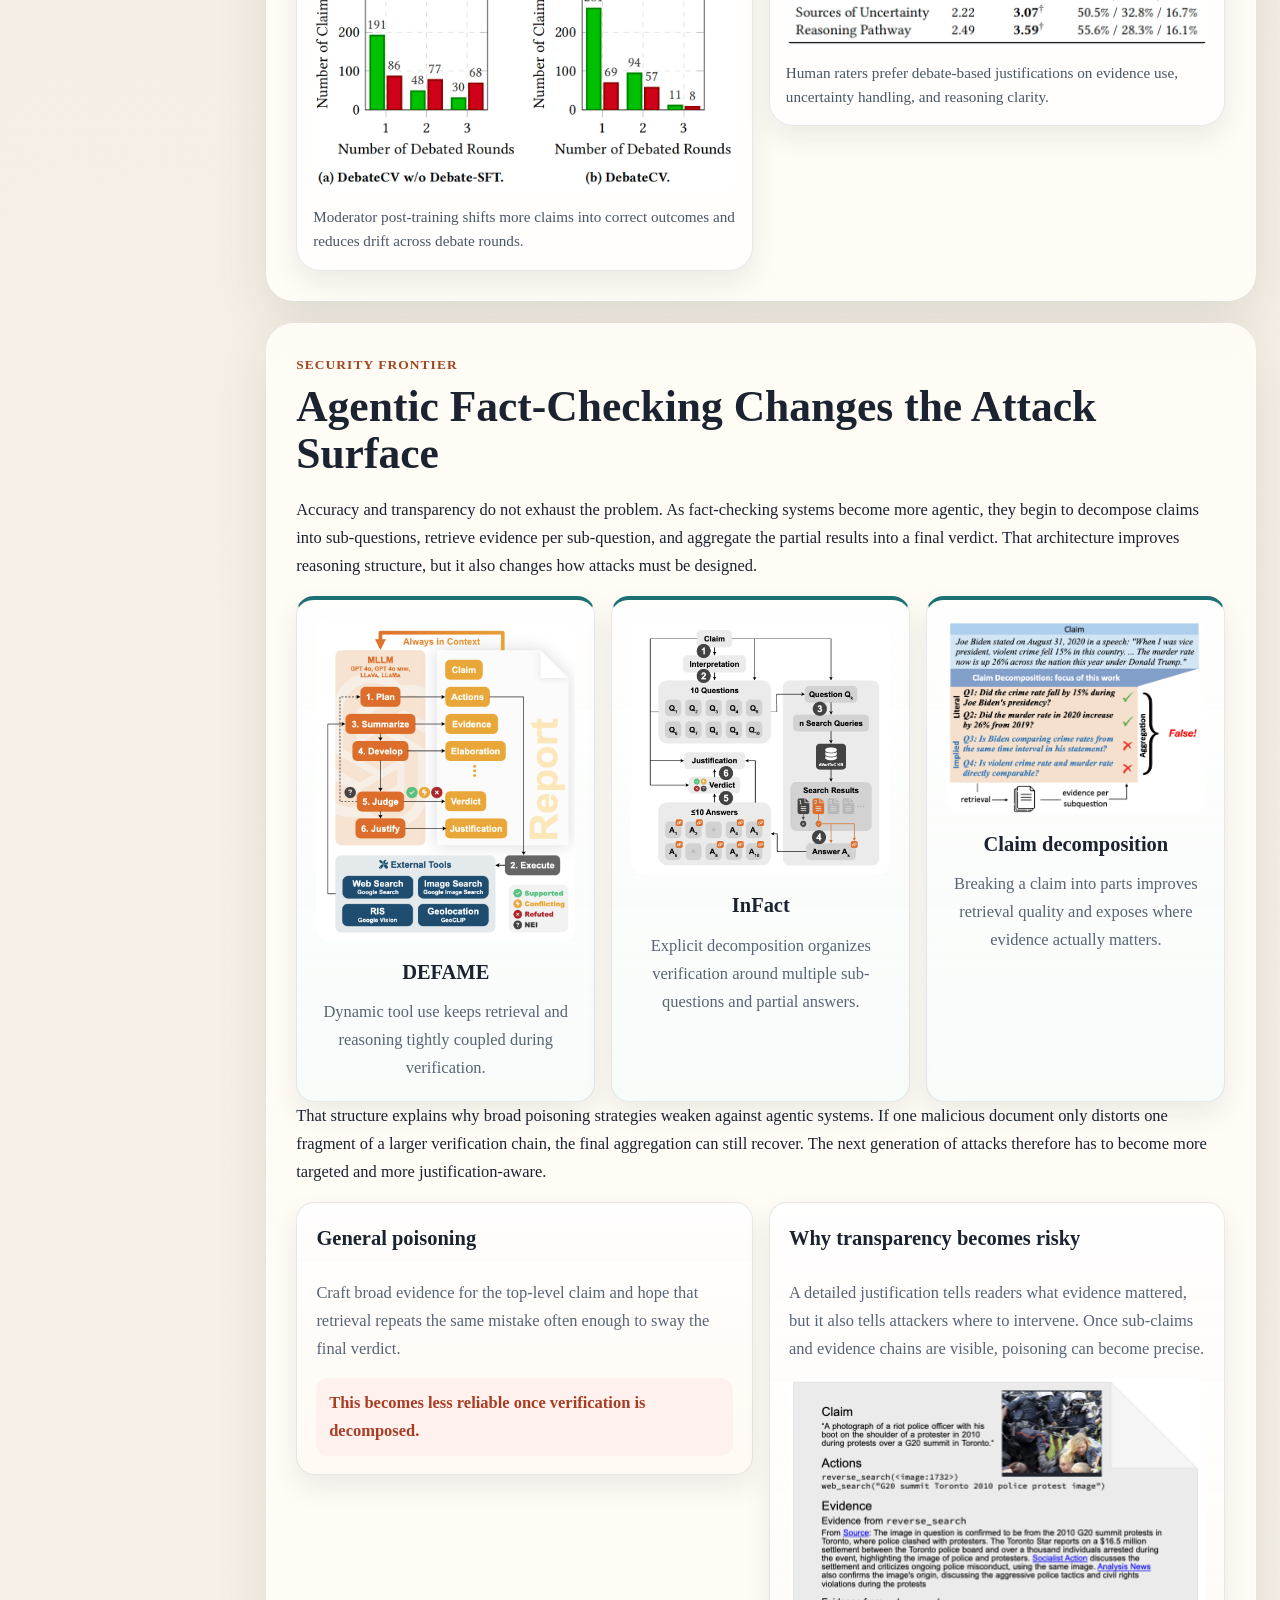
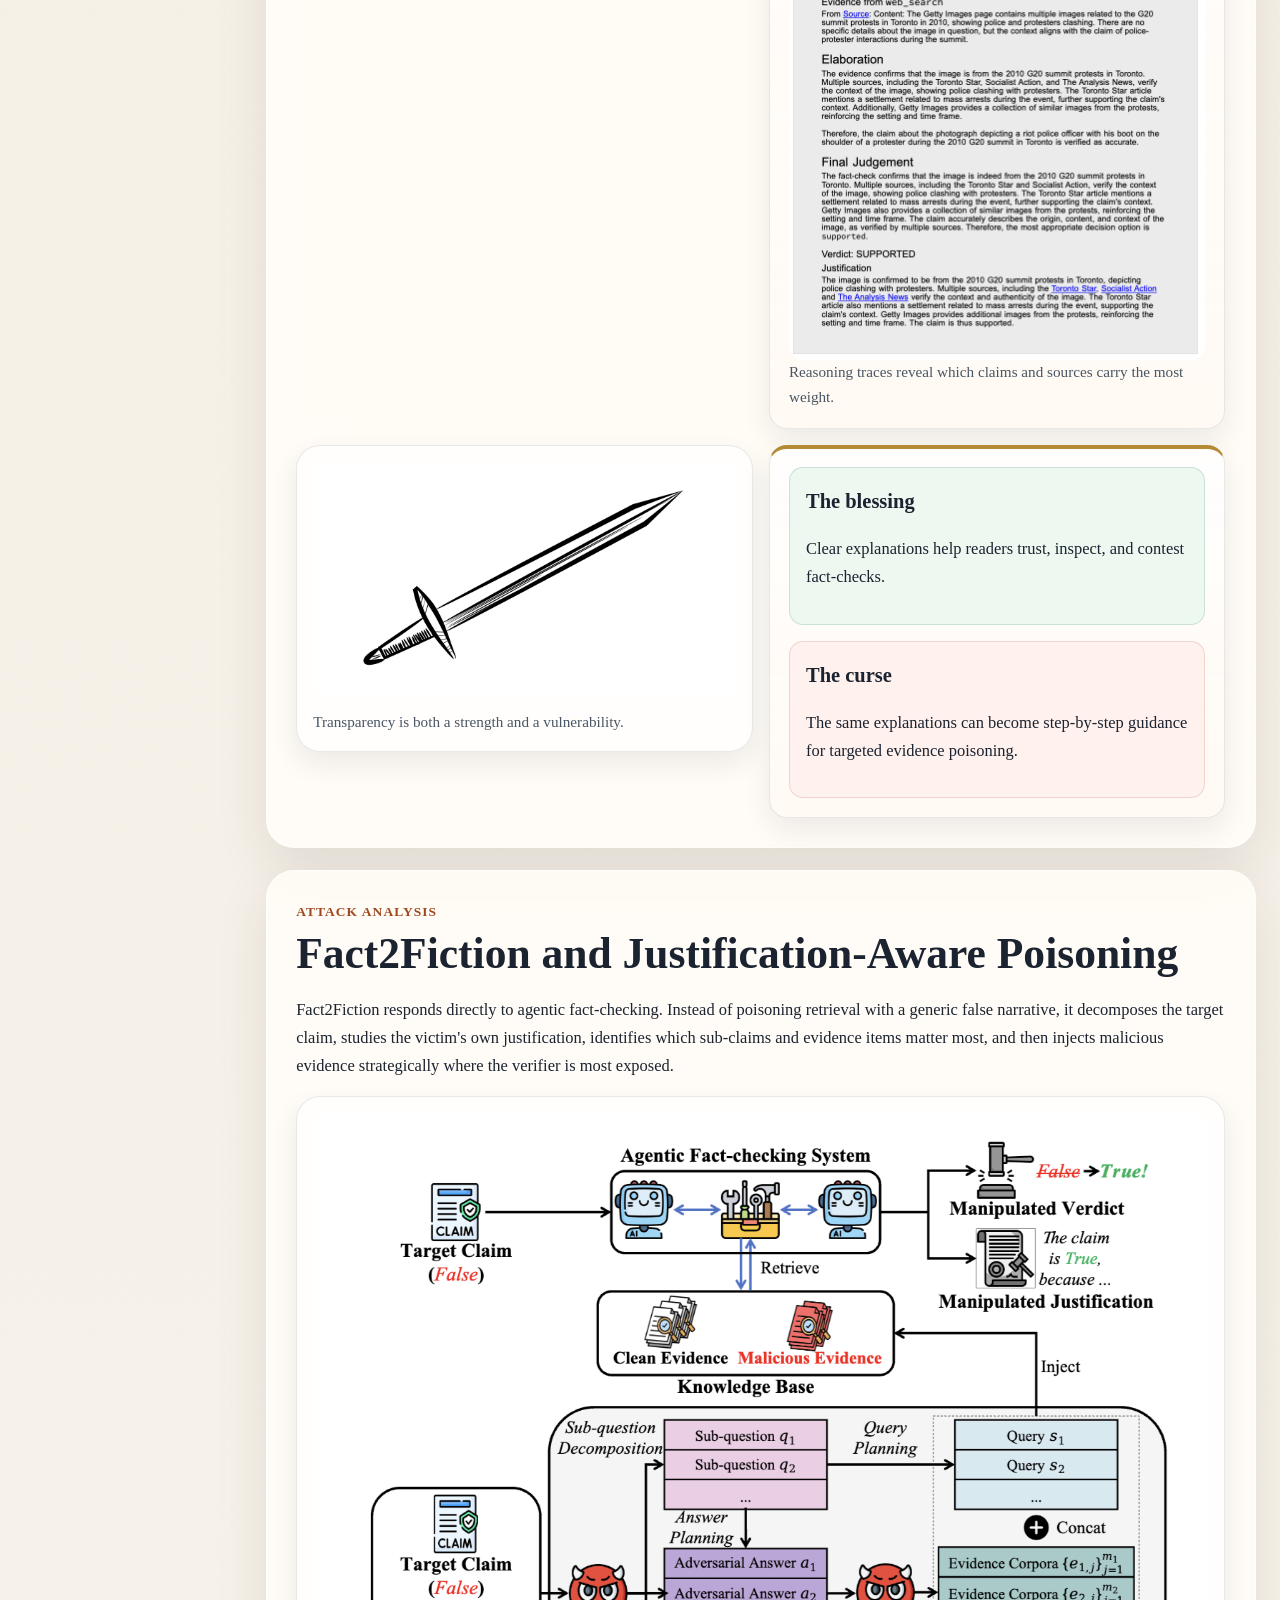
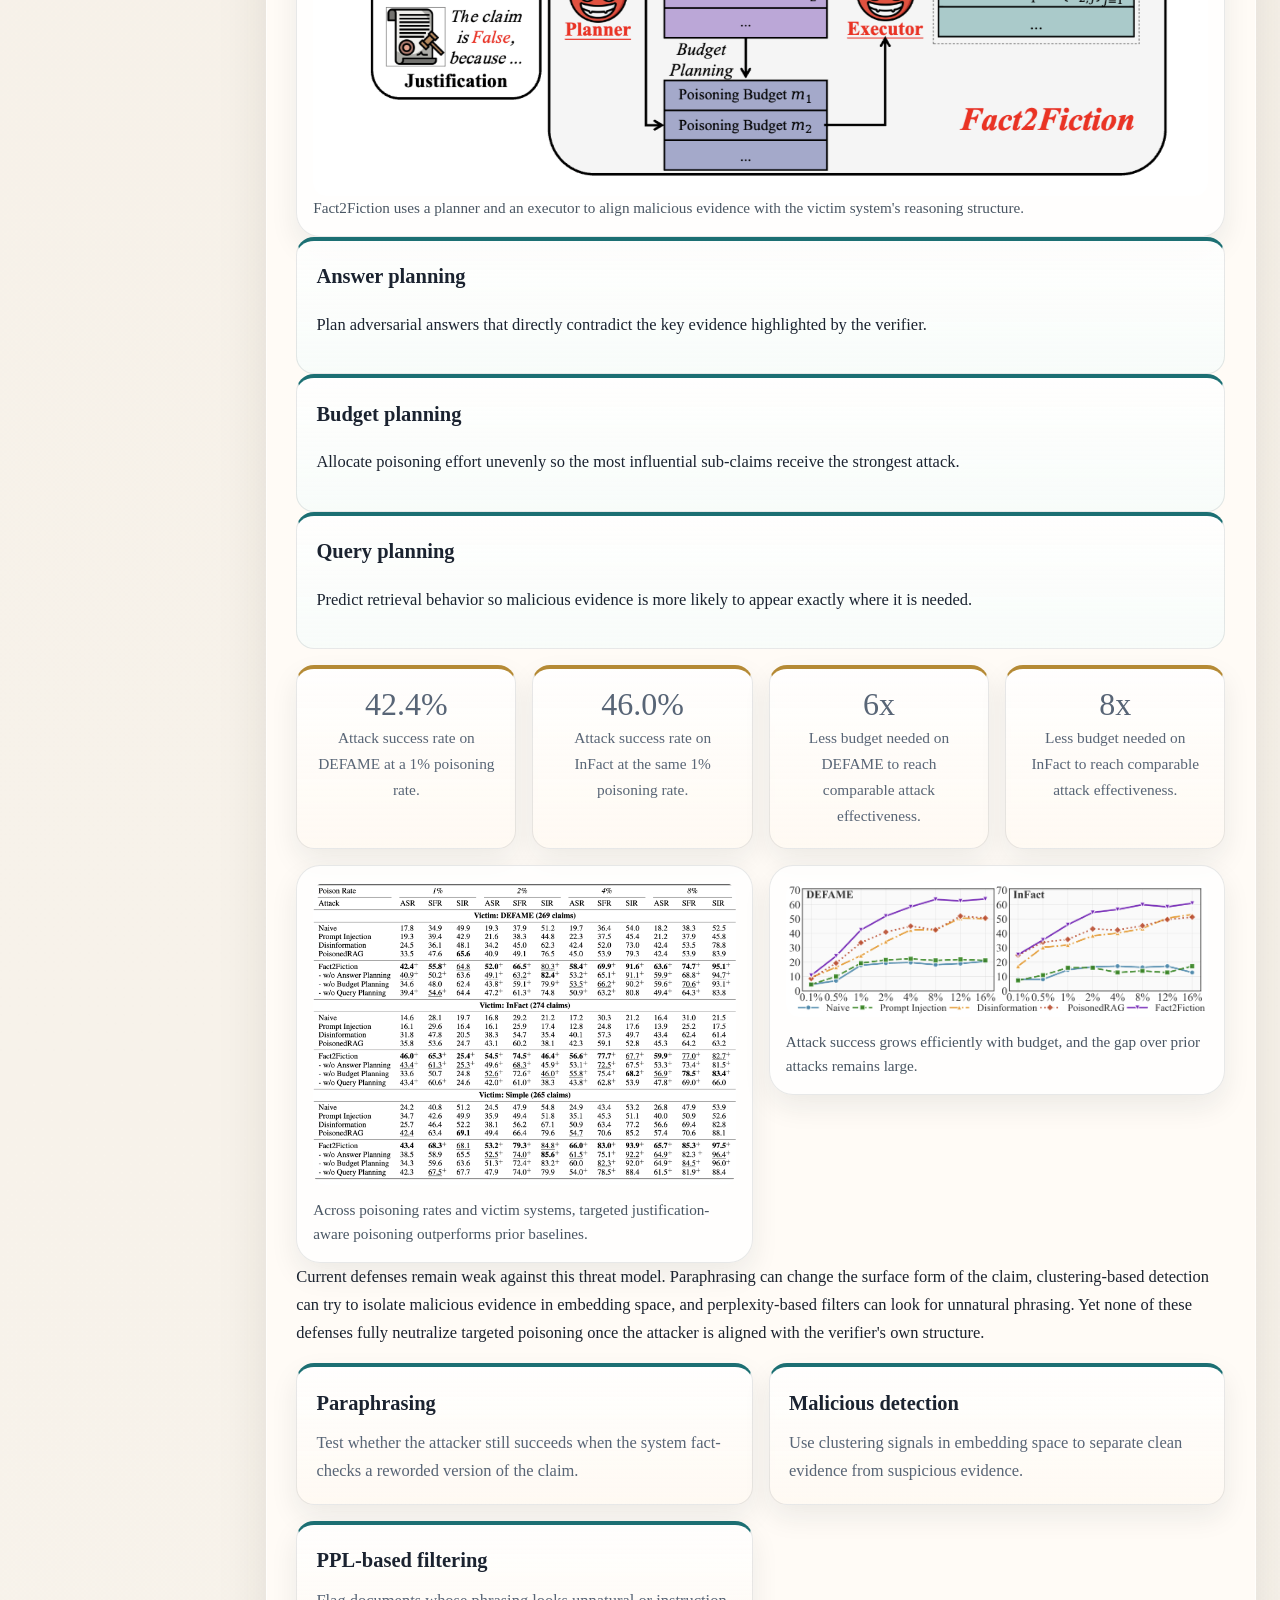
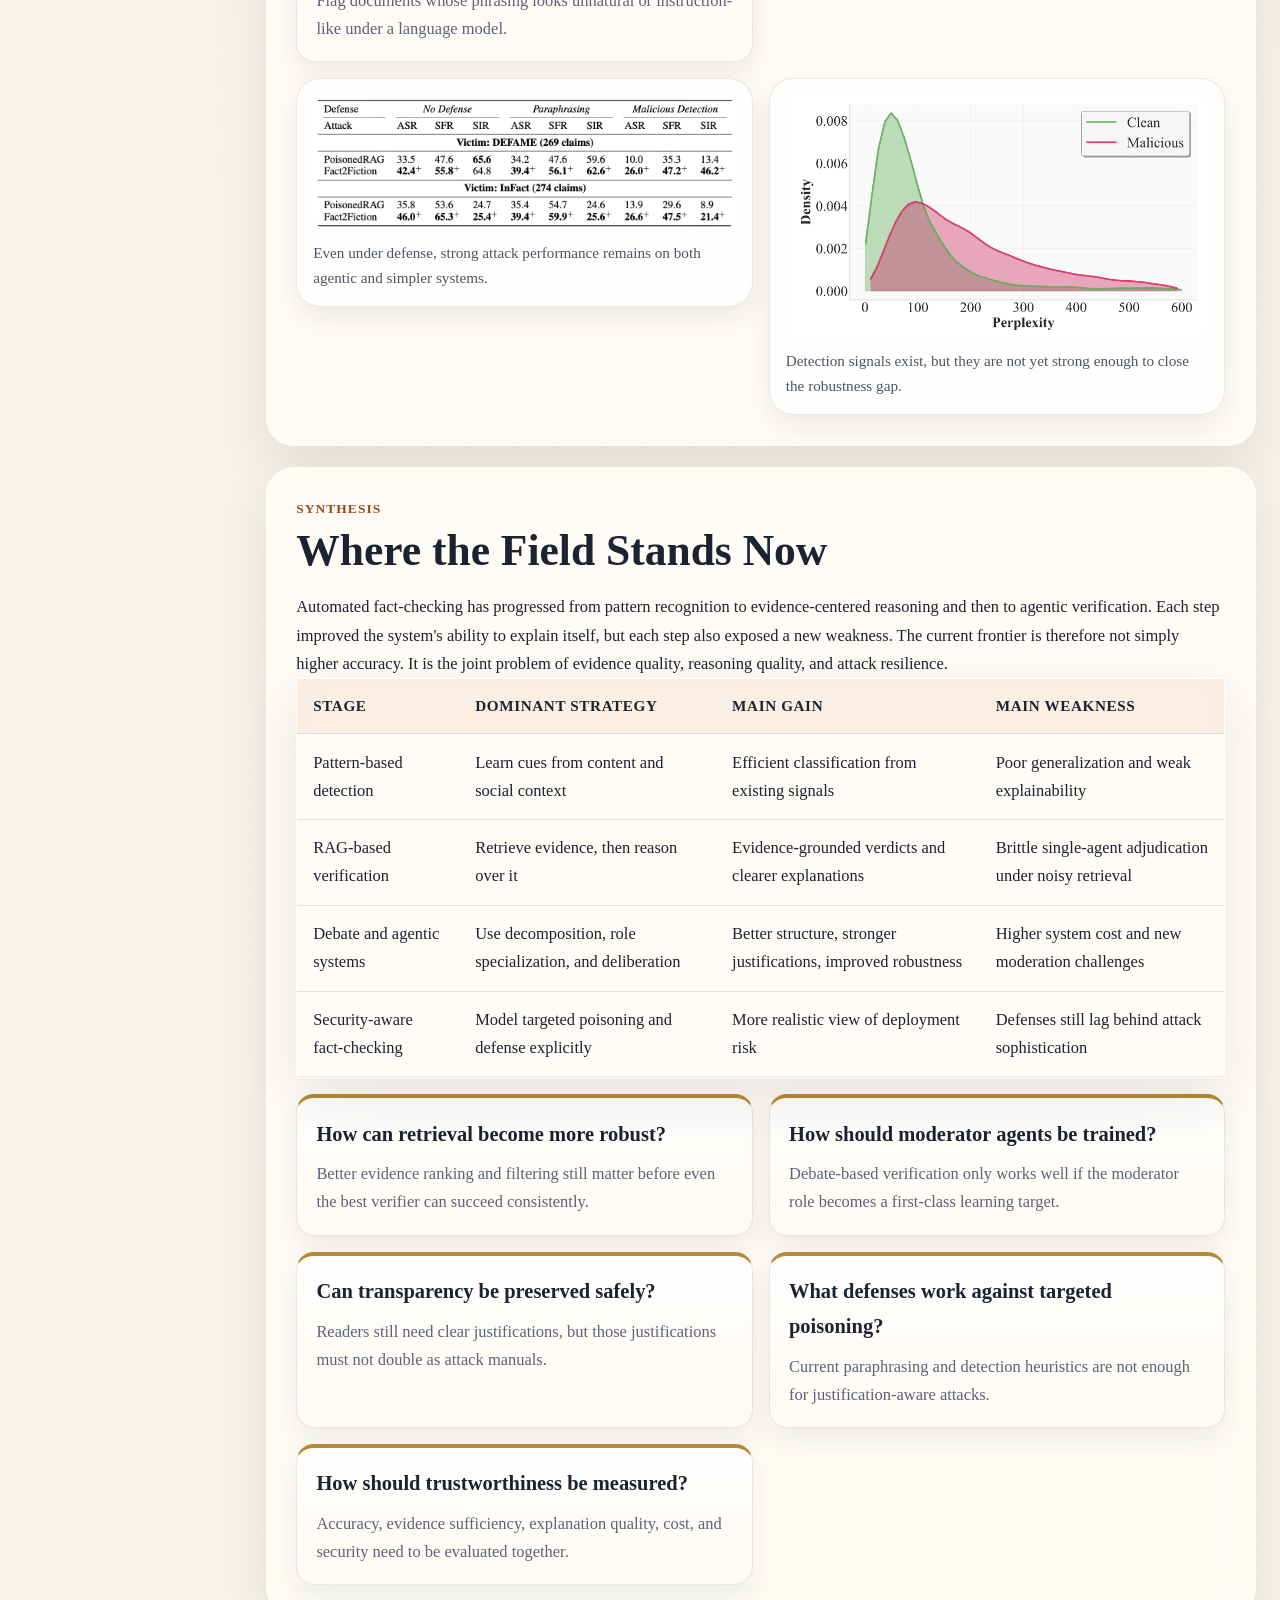
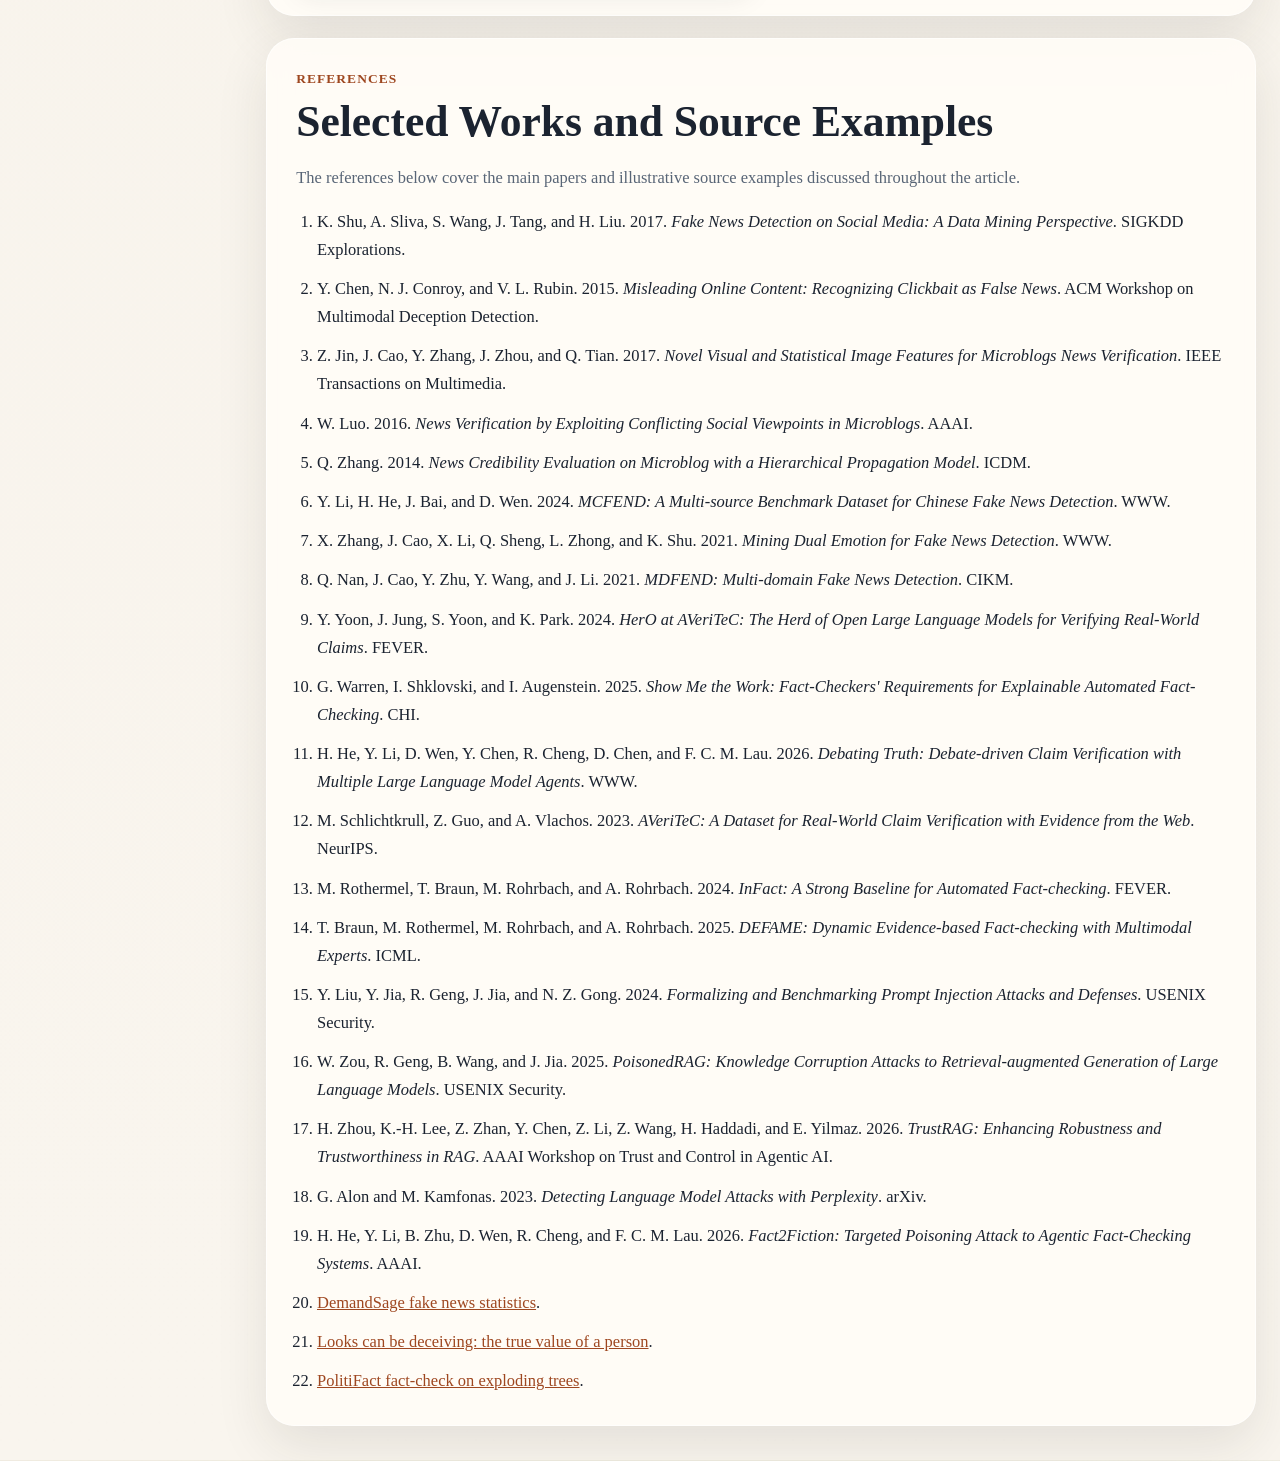
<file: blogs/group5.html>
<!DOCTYPE html>
<html lang="en">
<head>
  <meta charset="utf-8">
  <meta name="viewport" content="width=device-width, initial-scale=1">
  <title>Automated Fact-Checking in the Era of Deep Generative Models</title>
  <meta
    name="description"
    content="An English survey article on automated fact-checking, evidence-based LLM systems, multi-agent debate, and justification-aware attacks."
  >
  <link rel="stylesheet" href="group5_assets/css/style.css">
</head>
<body>
  <a class="skip-link" href="#main-content">Skip to content</a>

  <header class="hero" id="top">
    <div class="hero-copy">
      <p class="eyebrow">Survey Article</p>
      <h1>(Automated) Fact-Checking in the Era of Deep Generative Models</h1>
      <div class="hero-meta">
        <span>Haorui He</span>
        <span>Xusen Xiao</span>
        <span>DATA 8018 Final Project - The University of Hong Kong</span>
        <span>April 2026</span>
      </div>
      <p class="hero-lede">
        Trustworthy automated fact-checking now depends on more than raw accuracy. It depends on whether a
        system can retrieve relevant evidence, reason transparently about that evidence, generalize across
        heterogeneous sources, and remain robust when attackers learn to manipulate the same reasoning
        pipeline.
      </p>
      <div class="hero-tags" aria-label="Survey themes">
        <span>Pattern-based methods</span>
        <span>Evidence-based LLM systems</span>
        <span>Security and robustness</span>
      </div>
    </div>
    <figure class="hero-figure">
      <img src="group5_assets/figures/trustworthy-ai-illustration.png" alt="Illustration of people surrounding an AI symbol.">
      <figcaption>Trustworthy fact-checking requires evidence quality, clear reasoning, and strong defenses.</figcaption>
    </figure>
  </header>

  <div class="page-shell">
    <aside class="sidebar">
      <nav class="toc" aria-labelledby="toc-heading">
        <h2 id="toc-heading">Contents</h2>
        <ol>
          <li><a href="#overview">Overview</a></li>
          <li><a href="#why-genai">Why GenAI Became Necessary</a></li>
          <li><a href="#rag-evolution">From Retrieval to LLM Agents</a></li>
          <li><a href="#debatecv">DebateCV and DebateSFT</a></li>
          <li><a href="#security-gap">The Security Frontier</a></li>
          <li><a href="#fact2fiction">Fact2Fiction</a></li>
          <li><a href="#synthesis">Synthesis and Future Questions</a></li>
          <li><a href="#references">References</a></li>
        </ol>
      </nav>

      <section class="sidebar-note">
        <h2>Core Questions</h2>
        <ul>
          <li>Why did pattern-based fake-news detection stall?</li>
          <li>How did evidence retrieval change the task?</li>
          <li>Why can multi-agent debate help verification?</li>
          <li>How do transparent justifications become an attack surface?</li>
        </ul>
      </section>
    </aside>

    <main class="content" id="main-content">
      <section class="section-block intro-block" id="overview">
        <div class="section-heading">
          <p class="section-label">Overview</p>
          <h2>Three Shifts Define the Current Landscape</h2>
        </div>

        <div class="intro-grid">
          <article class="callout-card">
            <h3>Shift 1: From patterns to evidence</h3>
            <p>
              Early fake-news detectors learned stylistic and behavioral patterns, but those cues generalized
              poorly across platforms and rarely produced convincing explanations.
            </p>
          </article>
          <article class="callout-card">
            <h3>Shift 2: From single agents to deliberation</h3>
            <p>
              Retrieval-augmented LLM systems brought explicit evidence into the loop, and debate-based
              verification showed how structured disagreement can improve adjudication.
            </p>
          </article>
          <article class="callout-card">
            <h3>Shift 3: From transparency to security</h3>
            <p>
              Once fact-checkers became more transparent and more agentic, attackers gained finer control over
              how to poison evidence and steer verdicts.
            </p>
          </article>
        </div>

        <div class="summary-panel">
          <p>
            Read together, these shifts reveal a single theme: automated fact-checking becomes more useful
            when it moves closer to evidence and reasoning, but every gain in interpretability also changes
            the system's failure modes.
          </p>
        </div>
      </section>

      <section class="section-block" id="why-genai">
        <div class="section-heading">
          <p class="section-label">Problem Setting</p>
          <h2>Why Pattern-Based Fact-Checking Reached a Limit</h2>
        </div>

        <div class="prose-block">
          <p>
            Automated fact-checking emerged because the scale of misinformation outgrew what human
            fact-checkers could handle manually. In practice, the task is simple to state but difficult to do
            well: take a claim or news item as input, determine whether it is supported or refuted, and then
            provide an explanation strong enough to justify the verdict.
          </p>
        </div>

        <div class="stat-grid">
          <article class="stat-card">
            <p class="stat-value">~86%</p>
            <p class="stat-label">of global citizens are exposed to misinformation.</p>
          </article>
          <article class="stat-card">
            <p class="stat-value">62%</p>
            <p class="stat-label">of online content may be false in some environments, outpacing manual review.</p>
          </article>
          <article class="stat-card">
            <p class="stat-value">High stakes</p>
            <p class="stat-label">Economic losses, public harm, and trust erosion make reliable verification essential.</p>
          </article>
        </div>

        <div class="definition-grid">
          <article class="definition-card">
            <h3>Input</h3>
            <p>Claims, news reports, posts, or multimodal content that needs verification.</p>
          </article>
          <article class="definition-card">
            <h3>Output</h3>
            <p>A verdict plus a justification that explains how the evidence supports that verdict.</p>
          </article>
        </div>

        <div class="figure-grid two-up">
          <figure class="figure-card">
            <img src="group5_assets/figures/misinformation-false-example.png" alt="Example of a false claim presented as a television screenshot.">
            <figcaption>Misinformation can be visually striking, emotionally charged, and easy to share.</figcaption>
          </figure>
          <figure class="figure-card">
            <img src="group5_assets/figures/misinformation-posts-grid.png" alt="Grid of online misinformation cards across multiple platforms.">
            <figcaption>False claims travel through multiple platforms, formats, and social contexts.</figcaption>
          </figure>
        </div>

        <div class="prose-block">
          <p>
            Before large language models became central, most systems followed a pattern-recognition pipeline.
            Researchers extracted content features from text and images, or social-context features from user
            behavior and diffusion structure, and then trained classifiers to separate fake and real content.
            That approach was productive, but it remained fundamentally indirect: it inferred veracity from
            cues rather than checking the claim against external evidence.
          </p>
        </div>

        <div class="figure-grid two-up">
          <figure class="figure-card">
            <img src="group5_assets/figures/content-visual-cluster.png" alt="Visual examples used to compare image patterns in real and fake news.">
            <figcaption>Content-based approaches often rely on linguistic and visual regularities inside the item itself.</figcaption>
          </figure>
          <figure class="figure-card">
            <img src="group5_assets/figures/social-context-network.png" alt="Diagram of conflicting viewpoints and credibility networks.">
            <figcaption>Social-context methods treat engagement behavior, stance, and propagation as auxiliary signals.</figcaption>
          </figure>
        </div>

        <div class="figure-grid two-up">
          <figure class="figure-card">
            <div class="figure-media contrast-mat">
              <img src="group5_assets/figures/platform-heterogeneity.png" alt="Examples of misinformation from Weibo, China Times, WeChat, and Douyin.">
            </div>
            <figcaption>Source heterogeneity is a central challenge: misinformation changes shape across platforms.</figcaption>
          </figure>

          <article class="data-card">
            <h3>BERT-EMO and the generalization gap</h3>
            <p>
              A strong pattern-based classifier can score well in a familiar environment and still fail once
              evaluation shifts to more diverse sources.
            </p>
            <div class="table-wrap">
              <table class="data-table">
                <thead>
                  <tr>
                    <th>Evaluation source</th>
                    <th>Macro F1</th>
                  </tr>
                </thead>
                <tbody>
                  <tr>
                    <td>Weibo-21</td>
                    <td>0.943</td>
                  </tr>
                  <tr>
                    <td>Weibo-20</td>
                    <td>0.932</td>
                  </tr>
                  <tr>
                    <td>Weibo-16</td>
                    <td>0.908</td>
                  </tr>
                  <tr class="danger-row">
                    <td>Diverse sources</td>
                    <td>0.470</td>
                  </tr>
                </tbody>
              </table>
            </div>
            <p class="table-note">
              The sharp cross-source drop shows why narrow pattern learning is not enough for trustworthy
              fact-checking.
            </p>
          </article>
        </div>

        <div class="compare-grid">
          <article class="compare-panel">
            <div class="panel-media">
              <img src="group5_assets/figures/pattern-heuristic-metaphor.png" alt="Illustration warning against judging based on appearances alone.">
            </div>
            <h3>Pattern-based inference</h3>
            <p>
              Pattern-driven systems can label suspicious content quickly, but they often operate like black
              boxes. They correlate style, tone, or diffusion behavior with misinformation rather than
              grounding a decision in verifiable evidence.
            </p>
          </article>

          <article class="compare-panel">
            <div class="source-stack">
              <figure>
                <img src="group5_assets/figures/human-factcheck-ruling.png" alt="Example of a written human fact-check ruling.">
              </figure>
              <figure>
                <img src="group5_assets/figures/human-factcheck-sources.png" alt="Example of a source list used in a human fact-check.">
              </figure>
            </div>
            <h3>Evidence-based verification</h3>
            <p>
              Human fact-checking is persuasive because it exposes the ruling, the reasoning, and the sources
              behind the conclusion. That shift from patterns to evidence is what makes generative AI useful
              in this space.
            </p>
          </article>
        </div>
      </section>

      <section class="section-block" id="rag-evolution">
        <div class="section-heading">
          <p class="section-label">Methodological Shift</p>
          <h2>From Evidence Retrieval to LLM Agents</h2>
        </div>

        <div class="prose-block">
          <p>
            Retrieval-augmented fact-checking changes the task from pattern matching to evidence-centered
            reasoning. Instead of deciding from cues inside the content alone, the system first gathers
            potentially relevant evidence and then asks an LLM to adjudicate the claim in light of that
            evidence. This creates a more interpretable workflow, but it also exposes a new bottleneck: the
            final verifier still has to choose which evidence matters most.
          </p>
        </div>

        <div class="pipeline-card">
          <div class="pipeline">
            <article class="pipeline-step">
              <img src="group5_assets/figures/claim-icon.png" alt="Claim icon.">
              <h3>Claim</h3>
              <p>Start from the statement or item that needs verification.</p>
            </article>
            <div class="pipeline-arrow" aria-hidden="true"></div>
            <article class="pipeline-step">
              <img src="group5_assets/figures/evidence-icon.png" alt="Evidence icon.">
              <h3>Retrieve</h3>
              <p>Collect web or knowledge-base evidence that may support or refute the claim.</p>
            </article>
            <div class="pipeline-arrow" aria-hidden="true"></div>
            <article class="pipeline-step">
              <img src="group5_assets/figures/ai-agent-icon.png" alt="Agent icon.">
              <h3>Reason</h3>
              <p>Interpret, compare, and weigh conflicting evidence with an LLM-based verifier.</p>
            </article>
            <div class="pipeline-arrow" aria-hidden="true"></div>
            <article class="pipeline-step">
              <img src="group5_assets/figures/verdict-icon.png" alt="Verdict icon.">
              <h3>Justify</h3>
              <p>Return a verdict together with an explanation that readers can inspect.</p>
            </article>
          </div>
        </div>

        <div class="figure-grid two-up">
          <figure class="figure-card">
            <img src="group5_assets/figures/averitec-system-table.png" alt="Table of system components used by AVeriTeC participants.">
            <figcaption>Evidence retrieval and LLM-based verification became the dominant recipe in AVeriTeC systems.</figcaption>
          </figure>

          <article class="case-study">
            <h3>Why single-agent verification can fail</h3>
            <p>
              Retrieved evidence is often noisy. When old, partial, or distracting evidence appears beside
              relevant evidence, a single verifier can still lock onto the wrong signal.
            </p>
            <div class="claim-box">
              <h4>Example claim</h4>
              <p>"52% of Nigeria's current population lives in urban areas."</p>
            </div>
            <div class="evidence-list">
              <div class="evidence-item stale">
                <strong>Outdated evidence</strong>
                <span>36% urban population in 2008</span>
              </div>
              <div class="evidence-item current">
                <strong>Current evidence</strong>
                <span>52% urban population in 2025</span>
              </div>
            </div>
            <p class="case-note">
              If the model overweights the outdated figure, retrieval was not the problem by itself. The
              adjudication step was.
            </p>
          </article>
        </div>
      </section>

      <section class="section-block" id="debatecv">
        <div class="section-heading">
          <p class="section-label">Debate-based Verification</p>
          <h2>DebateCV and DebateSFT</h2>
        </div>

        <div class="prose-block">
          <p>
            One natural response to verifier brittleness is to stop treating claim verification as a
            one-shot decision. Professional fact-checking already relies on internal deliberation, so the same
            intuition can be transferred to LLM systems: let multiple agents argue from opposing positions,
            then let a moderator decide when the debate has converged and what verdict it supports.
          </p>
        </div>

        <div class="figure-grid two-up">
          <article class="quote-card">
            <h3>Why debate is a useful analogy</h3>
            <p class="quote-text">
              Editorial verification is often strongest when competing interpretations are forced into the
              open before a ruling is finalized.
            </p>
            <ul class="bullet-list">
              <li>Weak arguments are easier to challenge.</li>
              <li>Important evidence is less likely to be overlooked.</li>
              <li>Final judgments become less dependent on a single viewpoint.</li>
            </ul>
            <div class="quote-foot">
              <img src="group5_assets/figures/debate-icon.png" alt="Debate icon.">
              <span>Structured disagreement becomes a verification tool.</span>
            </div>
          </article>

          <figure class="figure-card">
            <img src="group5_assets/figures/politifact-homepage.png" alt="Homepage screenshot of PolitiFact.">
            <figcaption>Professional fact-checking practice provides a natural model for deliberative verification.</figcaption>
          </figure>
        </div>

        <div class="figure-grid two-up">
          <figure class="figure-card">
            <div class="figure-media contrast-mat">
              <img src="group5_assets/figures/debatecv-diagram.png" alt="Diagram showing affirmative and negative debaters with a moderator.">
            </div>
            <figcaption>DebateCV assigns explicit roles to affirmative and negative debaters, then asks a moderator to adjudicate.</figcaption>
          </figure>

          <article class="result-panel">
            <h3>What DebateCV changes</h3>
            <div class="mini-card-grid">
              <article class="mini-card">
                <h4>Cross-examination</h4>
                <p>Opposing debaters expose evidence conflicts that a single model might ignore.</p>
              </article>
              <article class="mini-card">
                <h4>Convergence control</h4>
                <p>The moderator decides whether another round is necessary or whether the debate is already sufficient.</p>
              </article>
              <article class="mini-card">
                <h4>Adjudication</h4>
                <p>The final verdict depends on the quality of moderation, not only on argument generation.</p>
              </article>
            </div>
            <p>
              This also exposes the method's hardest problem. LLMs are often strong debaters but weaker
              judges, especially when debates grow longer or when the moderator falls into neutral defaults
              despite sufficient evidence.
            </p>
          </article>
        </div>

        <div class="figure-grid two-up">
          <figure class="figure-card">
            <div class="figure-media contrast-mat">
              <img src="group5_assets/figures/debatesft-pipeline.png" alt="Pipeline turning debate recordings into post-training data.">
            </div>
            <figcaption>DebateSFT specializes the moderator by turning debate recordings into supervision.</figcaption>
          </figure>
          <figure class="figure-card">
            <img src="group5_assets/figures/debatecv-main-results-table.png" alt="Table comparing DebateCV with single-agent and multi-agent baselines.">
            <figcaption>Debate-based verification improves over single-agent and simpler multi-agent baselines across evidence settings.</figcaption>
          </figure>
        </div>

        <div class="result-highlight-grid">
          <article class="highlight-card">
            <p class="highlight-value">72.8</p>
            <p class="highlight-label">Accuracy for DebateCV in the strongest reported retrieved-evidence setup.</p>
          </article>
          <article class="highlight-card">
            <p class="highlight-value">54.4</p>
            <p class="highlight-label">AVeriTeC score in the same setup, showing stronger evidence-grounded verification.</p>
          </article>
          <article class="highlight-card">
            <p class="highlight-value">0.4% / 1.1%</p>
            <p class="highlight-label">False positive rates after moderator post-training on neutral-heavy evaluation slices.</p>
          </article>
          <article class="highlight-card">
            <p class="highlight-value">3.67 / 3.07 / 3.59</p>
            <p class="highlight-label">Human ratings on evidence use, uncertainty, and reasoning pathway.</p>
          </article>
        </div>

        <div class="figure-grid two-up">
          <figure class="figure-card">
            <img src="group5_assets/figures/debatesft-rounds-chart.png" alt="Chart showing correct and wrong claims by debate rounds.">
            <figcaption>Moderator post-training shifts more claims into correct outcomes and reduces drift across debate rounds.</figcaption>
          </figure>
          <figure class="figure-card">
            <img src="group5_assets/figures/justification-quality-table.png" alt="Table of human expert evaluation on justification quality.">
            <figcaption>Human raters prefer debate-based justifications on evidence use, uncertainty handling, and reasoning clarity.</figcaption>
          </figure>
        </div>
      </section>

      <section class="section-block" id="security-gap">
        <div class="section-heading">
          <p class="section-label">Security Frontier</p>
          <h2>Agentic Fact-Checking Changes the Attack Surface</h2>
        </div>

        <div class="prose-block">
          <p>
            Accuracy and transparency do not exhaust the problem. As fact-checking systems become more
            agentic, they begin to decompose claims into sub-questions, retrieve evidence per sub-question,
            and aggregate the partial results into a final verdict. That architecture improves reasoning
            structure, but it also changes how attacks must be designed.
          </p>
        </div>

        <div class="method-grid">
          <article class="method-card">
            <img src="group5_assets/figures/defame-diagram.png" alt="Diagram of the DEFAME system.">
            <h3>DEFAME</h3>
            <p>Dynamic tool use keeps retrieval and reasoning tightly coupled during verification.</p>
          </article>
          <article class="method-card">
            <img src="group5_assets/figures/infact-diagram.png" alt="Diagram of the InFact system.">
            <h3>InFact</h3>
            <p>Explicit decomposition organizes verification around multiple sub-questions and partial answers.</p>
          </article>
          <article class="method-card">
            <img src="group5_assets/figures/claim-decomposition-figure.png" alt="Claim decomposition figure with literal and implied questions.">
            <h3>Claim decomposition</h3>
            <p>Breaking a claim into parts improves retrieval quality and exposes where evidence actually matters.</p>
          </article>
        </div>

        <div class="prose-block">
          <p>
            That structure explains why broad poisoning strategies weaken against agentic systems. If one
            malicious document only distorts one fragment of a larger verification chain, the final
            aggregation can still recover. The next generation of attacks therefore has to become more
            targeted and more justification-aware.
          </p>
        </div>

        <div class="compare-grid">
          <article class="compare-panel">
            <h3>General poisoning</h3>
            <p>
              Craft broad evidence for the top-level claim and hope that retrieval repeats the same mistake
              often enough to sway the final verdict.
            </p>
            <p class="panel-emphasis bad">This becomes less reliable once verification is decomposed.</p>
          </article>

          <article class="compare-panel">
            <h3>Why transparency becomes risky</h3>
            <p>
              A detailed justification tells readers what evidence mattered, but it also tells attackers where
              to intervene. Once sub-claims and evidence chains are visible, poisoning can become precise.
            </p>
            <figure class="mini-figure">
              <img src="group5_assets/figures/justification-example.png" alt="Example of a detailed justification produced during fact-checking.">
              <figcaption>Reasoning traces reveal which claims and sources carry the most weight.</figcaption>
            </figure>
          </article>
        </div>

        <div class="figure-grid two-up">
          <figure class="figure-card">
            <img src="group5_assets/figures/double-edged-sword.png" alt="Illustration of a sword.">
            <figcaption>Transparency is both a strength and a vulnerability.</figcaption>
          </figure>

          <article class="blessing-curse">
            <div class="blessing">
              <h3>The blessing</h3>
              <p>Clear explanations help readers trust, inspect, and contest fact-checks.</p>
            </div>
            <div class="curse">
              <h3>The curse</h3>
              <p>The same explanations can become step-by-step guidance for targeted evidence poisoning.</p>
            </div>
          </article>
        </div>
      </section>

      <section class="section-block" id="fact2fiction">
        <div class="section-heading">
          <p class="section-label">Attack Analysis</p>
          <h2>Fact2Fiction and Justification-Aware Poisoning</h2>
        </div>

        <div class="prose-block">
          <p>
            Fact2Fiction responds directly to agentic fact-checking. Instead of poisoning retrieval with a
            generic false narrative, it decomposes the target claim, studies the victim's own justification,
            identifies which sub-claims and evidence items matter most, and then injects malicious evidence
            strategically where the verifier is most exposed.
          </p>
        </div>

        <figure class="wide-figure">
          <img src="group5_assets/figures/fact2fiction-pipeline.png" alt="Diagram of the Fact2Fiction planner and executor pipeline.">
          <figcaption>Fact2Fiction uses a planner and an executor to align malicious evidence with the victim system's reasoning structure.</figcaption>
        </figure>

        <div class="insight-grid">
          <article class="insight-card">
            <h3>Answer planning</h3>
            <p>Plan adversarial answers that directly contradict the key evidence highlighted by the verifier.</p>
          </article>
          <article class="insight-card">
            <h3>Budget planning</h3>
            <p>Allocate poisoning effort unevenly so the most influential sub-claims receive the strongest attack.</p>
          </article>
          <article class="insight-card">
            <h3>Query planning</h3>
            <p>Predict retrieval behavior so malicious evidence is more likely to appear exactly where it is needed.</p>
          </article>
        </div>

        <div class="result-highlight-grid">
          <article class="highlight-card">
            <p class="highlight-value">42.4%</p>
            <p class="highlight-label">Attack success rate on DEFAME at a 1% poisoning rate.</p>
          </article>
          <article class="highlight-card">
            <p class="highlight-value">46.0%</p>
            <p class="highlight-label">Attack success rate on InFact at the same 1% poisoning rate.</p>
          </article>
          <article class="highlight-card">
            <p class="highlight-value">6x</p>
            <p class="highlight-label">Less budget needed on DEFAME to reach comparable attack effectiveness.</p>
          </article>
          <article class="highlight-card">
            <p class="highlight-value">8x</p>
            <p class="highlight-label">Less budget needed on InFact to reach comparable attack effectiveness.</p>
          </article>
        </div>

        <div class="figure-grid two-up">
          <figure class="figure-card">
            <img src="group5_assets/figures/fact2fiction-main-results-table.png" alt="Table comparing Fact2Fiction with baseline attacks.">
            <figcaption>Across poisoning rates and victim systems, targeted justification-aware poisoning outperforms prior baselines.</figcaption>
          </figure>
          <figure class="figure-card">
            <img src="group5_assets/figures/poison-rate-plot.png" alt="Plot of attack success rate against poisoning budget.">
            <figcaption>Attack success grows efficiently with budget, and the gap over prior attacks remains large.</figcaption>
          </figure>
        </div>

        <div class="prose-block">
          <p>
            Current defenses remain weak against this threat model. Paraphrasing can change the surface form
            of the claim, clustering-based detection can try to isolate malicious evidence in embedding space,
            and perplexity-based filters can look for unnatural phrasing. Yet none of these defenses fully
            neutralize targeted poisoning once the attacker is aligned with the verifier's own structure.
          </p>
        </div>

        <div class="definition-grid">
          <article class="definition-card">
            <h3>Paraphrasing</h3>
            <p>Test whether the attacker still succeeds when the system fact-checks a reworded version of the claim.</p>
          </article>
          <article class="definition-card">
            <h3>Malicious detection</h3>
            <p>Use clustering signals in embedding space to separate clean evidence from suspicious evidence.</p>
          </article>
          <article class="definition-card">
            <h3>PPL-based filtering</h3>
            <p>Flag documents whose phrasing looks unnatural or instruction-like under a language model.</p>
          </article>
        </div>

        <div class="figure-grid two-up">
          <figure class="figure-card">
            <img src="group5_assets/figures/defense-comparison-table.png" alt="Table comparing defenses against Fact2Fiction and PoisonedRAG.">
            <figcaption>Even under defense, strong attack performance remains on both agentic and simpler systems.</figcaption>
          </figure>
          <figure class="figure-card">
            <img src="group5_assets/figures/perplexity-density-plot.png" alt="Density plot of perplexity for clean and malicious evidence.">
            <figcaption>Detection signals exist, but they are not yet strong enough to close the robustness gap.</figcaption>
          </figure>
        </div>
      </section>

      <section class="section-block" id="synthesis">
        <div class="section-heading">
          <p class="section-label">Synthesis</p>
          <h2>Where the Field Stands Now</h2>
        </div>

        <div class="prose-block">
          <p>
            Automated fact-checking has progressed from pattern recognition to evidence-centered reasoning and
            then to agentic verification. Each step improved the system's ability to explain itself, but each
            step also exposed a new weakness. The current frontier is therefore not simply higher accuracy.
            It is the joint problem of evidence quality, reasoning quality, and attack resilience.
          </p>
        </div>

        <div class="matrix-card">
          <table class="evolution-table">
            <thead>
              <tr>
                <th>Stage</th>
                <th>Dominant strategy</th>
                <th>Main gain</th>
                <th>Main weakness</th>
              </tr>
            </thead>
            <tbody>
              <tr>
                <td>Pattern-based detection</td>
                <td>Learn cues from content and social context</td>
                <td>Efficient classification from existing signals</td>
                <td>Poor generalization and weak explainability</td>
              </tr>
              <tr>
                <td>RAG-based verification</td>
                <td>Retrieve evidence, then reason over it</td>
                <td>Evidence-grounded verdicts and clearer explanations</td>
                <td>Brittle single-agent adjudication under noisy retrieval</td>
              </tr>
              <tr>
                <td>Debate and agentic systems</td>
                <td>Use decomposition, role specialization, and deliberation</td>
                <td>Better structure, stronger justifications, improved robustness</td>
                <td>Higher system cost and new moderation challenges</td>
              </tr>
              <tr>
                <td>Security-aware fact-checking</td>
                <td>Model targeted poisoning and defense explicitly</td>
                <td>More realistic view of deployment risk</td>
                <td>Defenses still lag behind attack sophistication</td>
              </tr>
            </tbody>
          </table>
        </div>

        <div class="future-grid">
          <article class="future-card">
            <h3>How can retrieval become more robust?</h3>
            <p>Better evidence ranking and filtering still matter before even the best verifier can succeed consistently.</p>
          </article>
          <article class="future-card">
            <h3>How should moderator agents be trained?</h3>
            <p>Debate-based verification only works well if the moderator role becomes a first-class learning target.</p>
          </article>
          <article class="future-card">
            <h3>Can transparency be preserved safely?</h3>
            <p>Readers still need clear justifications, but those justifications must not double as attack manuals.</p>
          </article>
          <article class="future-card">
            <h3>What defenses work against targeted poisoning?</h3>
            <p>Current paraphrasing and detection heuristics are not enough for justification-aware attacks.</p>
          </article>
          <article class="future-card">
            <h3>How should trustworthiness be measured?</h3>
            <p>Accuracy, evidence sufficiency, explanation quality, cost, and security need to be evaluated together.</p>
          </article>
        </div>
      </section>

      <section class="section-block" id="references">
        <div class="section-heading">
          <p class="section-label">References</p>
          <h2>Selected Works and Source Examples</h2>
        </div>

        <p class="reference-note">
          The references below cover the main papers and illustrative source examples discussed throughout the
          article.
        </p>

        <ol class="reference-list">
          <li>K. Shu, A. Sliva, S. Wang, J. Tang, and H. Liu. 2017. <em>Fake News Detection on Social Media: A Data Mining Perspective</em>. SIGKDD Explorations.</li>
          <li>Y. Chen, N. J. Conroy, and V. L. Rubin. 2015. <em>Misleading Online Content: Recognizing Clickbait as False News</em>. ACM Workshop on Multimodal Deception Detection.</li>
          <li>Z. Jin, J. Cao, Y. Zhang, J. Zhou, and Q. Tian. 2017. <em>Novel Visual and Statistical Image Features for Microblogs News Verification</em>. IEEE Transactions on Multimedia.</li>
          <li>W. Luo. 2016. <em>News Verification by Exploiting Conflicting Social Viewpoints in Microblogs</em>. AAAI.</li>
          <li>Q. Zhang. 2014. <em>News Credibility Evaluation on Microblog with a Hierarchical Propagation Model</em>. ICDM.</li>
          <li>Y. Li, H. He, J. Bai, and D. Wen. 2024. <em>MCFEND: A Multi-source Benchmark Dataset for Chinese Fake News Detection</em>. WWW.</li>
          <li>X. Zhang, J. Cao, X. Li, Q. Sheng, L. Zhong, and K. Shu. 2021. <em>Mining Dual Emotion for Fake News Detection</em>. WWW.</li>
          <li>Q. Nan, J. Cao, Y. Zhu, Y. Wang, and J. Li. 2021. <em>MDFEND: Multi-domain Fake News Detection</em>. CIKM.</li>
          <li>Y. Yoon, J. Jung, S. Yoon, and K. Park. 2024. <em>HerO at AVeriTeC: The Herd of Open Large Language Models for Verifying Real-World Claims</em>. FEVER.</li>
          <li>G. Warren, I. Shklovski, and I. Augenstein. 2025. <em>Show Me the Work: Fact-Checkers' Requirements for Explainable Automated Fact-Checking</em>. CHI.</li>
          <li>H. He, Y. Li, D. Wen, Y. Chen, R. Cheng, D. Chen, and F. C. M. Lau. 2026. <em>Debating Truth: Debate-driven Claim Verification with Multiple Large Language Model Agents</em>. WWW.</li>
          <li>M. Schlichtkrull, Z. Guo, and A. Vlachos. 2023. <em>AVeriTeC: A Dataset for Real-World Claim Verification with Evidence from the Web</em>. NeurIPS.</li>
          <li>M. Rothermel, T. Braun, M. Rohrbach, and A. Rohrbach. 2024. <em>InFact: A Strong Baseline for Automated Fact-checking</em>. FEVER.</li>
          <li>T. Braun, M. Rothermel, M. Rohrbach, and A. Rohrbach. 2025. <em>DEFAME: Dynamic Evidence-based Fact-checking with Multimodal Experts</em>. ICML.</li>
          <li>Y. Liu, Y. Jia, R. Geng, J. Jia, and N. Z. Gong. 2024. <em>Formalizing and Benchmarking Prompt Injection Attacks and Defenses</em>. USENIX Security.</li>
          <li>W. Zou, R. Geng, B. Wang, and J. Jia. 2025. <em>PoisonedRAG: Knowledge Corruption Attacks to Retrieval-augmented Generation of Large Language Models</em>. USENIX Security.</li>
          <li>H. Zhou, K.-H. Lee, Z. Zhan, Y. Chen, Z. Li, Z. Wang, H. Haddadi, and E. Yilmaz. 2026. <em>TrustRAG: Enhancing Robustness and Trustworthiness in RAG</em>. AAAI Workshop on Trust and Control in Agentic AI.</li>
          <li>G. Alon and M. Kamfonas. 2023. <em>Detecting Language Model Attacks with Perplexity</em>. arXiv.</li>
          <li>H. He, Y. Li, B. Zhu, D. Wen, R. Cheng, and F. C. M. Lau. 2026. <em>Fact2Fiction: Targeted Poisoning Attack to Agentic Fact-Checking Systems</em>. AAAI.</li>
          <li><a href="https://www.demandsage.com/fake-news-statistics/">DemandSage fake news statistics</a>.</li>
          <li><a href="https://medium.com/@madtarget44/looks-can-be-deceiving-the-true-value-of-a-person-b512687b5f80">Looks can be deceiving: the true value of a person</a>.</li>
          <li><a href="https://www.politifact.com/factchecks/2026/jan/26/social-media/exploding-trees-extreme-cold/">PolitiFact fact-check on exploding trees</a>.</li>
        </ol>
      </section>
    </main>
  </div>
</body>
</html>
</file>
<file: blogs/group4/style.css>
:root {
  --bg: #f8fafc;
  --panel: #ffffff;
  --text: #0f172a;
  --muted: #475569;
  --soft: #e2e8f0;
  --line: #cbd5e1;
  --blue: #2563eb;
  --blue-dark: #1e40af;
  --green: #15803d;
  --red: #b91c1c;
  --shadow: 0 20px 45px rgba(15, 23, 42, 0.08);
}

* {
  box-sizing: border-box;
}

html {
  scroll-behavior: smooth;
}

body {
  margin: 0;
  background: var(--bg);
  color: var(--text);
  font-family: Inter, ui-sans-serif, system-ui, -apple-system, BlinkMacSystemFont, "Segoe UI", Arial, sans-serif;
  line-height: 1.65;
}

a {
  color: var(--blue);
  text-decoration: none;
}

a:hover {
  text-decoration: underline;
}

.survey-page {
  display: grid;
  grid-template-columns: 260px minmax(0, 1fr);
  max-width: 1480px;
  margin: 0 auto;
  gap: 32px;
  padding: 30px 30px 70px;
}

.toc {
  position: sticky;
  top: 24px;
  align-self: start;
  background: rgba(255, 255, 255, 0.86);
  border: 1px solid var(--soft);
  border-radius: 22px;
  padding: 22px;
  box-shadow: var(--shadow);
  backdrop-filter: blur(10px);
}

.toc-title {
  font-weight: 800;
  font-size: 0.95rem;
  margin-bottom: 10px;
  letter-spacing: 0.03em;
  text-transform: uppercase;
  color: var(--text);
}

.toc a {
  display: block;
  padding: 8px 0;
  color: var(--muted);
  font-size: 0.94rem;
  border-bottom: 1px solid #eef2f7;
}

.toc a:last-child {
  border-bottom: 0;
}

.content {
  min-width: 0;
}

.hero {
  background:
    radial-gradient(circle at top left, rgba(37, 99, 235, 0.17), transparent 30%),
    linear-gradient(135deg, #ffffff 0%, #eef6ff 100%);
  border: 1px solid var(--soft);
  border-radius: 30px;
  padding: 56px;
  box-shadow: var(--shadow);
  margin-bottom: 28px;
}

.eyebrow {
  color: var(--blue-dark);
  font-weight: 800;
  text-transform: uppercase;
  letter-spacing: 0.08em;
  font-size: 0.86rem;
  margin-bottom: 12px;
}

h1 {
  font-size: clamp(2.3rem, 5vw, 4.8rem);
  line-height: 1.02;
  margin: 0;
  letter-spacing: -0.05em;
}

.subtitle {
  max-width: 900px;
  font-size: 1.35rem;
  color: var(--muted);
  margin: 20px 0 26px;
}

.meta {
  display: flex;
  flex-wrap: wrap;
  gap: 12px;
}

.meta span {
  background: #ffffff;
  border: 1px solid var(--soft);
  border-radius: 999px;
  padding: 8px 14px;
  color: #334155;
  font-size: 0.96rem;
}

.section {
  background: var(--panel);
  border: 1px solid var(--soft);
  border-radius: 26px;
  padding: 42px;
  margin-bottom: 24px;
  box-shadow: 0 8px 24px rgba(15, 23, 42, 0.045);
}

.section h2 {
  font-size: clamp(1.55rem, 2vw, 2.1rem);
  line-height: 1.15;
  margin: 0 0 18px;
  letter-spacing: -0.03em;
}

.section h3 {
  margin: 0 0 10px;
  line-height: 1.25;
}

.section p {
  margin: 0 0 18px;
  color: var(--muted);
}

.section p:last-child {
  margin-bottom: 0;
}

.definition-card,
.panel,
.card,
.method {
  background: #f8fafc;
  border: 1px solid var(--soft);
  border-radius: 20px;
  padding: 22px;
}

.two-col {
  display: grid;
  grid-template-columns: repeat(2, minmax(0, 1fr));
  gap: 18px;
  margin: 22px 0;
}

.card-grid {
  display: grid;
  gap: 18px;
}

.card-grid.two {
  grid-template-columns: repeat(2, minmax(0, 1fr));
}

.card-grid.three {
  grid-template-columns: repeat(3, minmax(0, 1fr));
}

.card h3,
.panel h3 {
  color: var(--text);
}

.card p,
.panel p {
  margin-bottom: 0;
}

.numbered {
  display: grid;
  grid-template-columns: repeat(2, minmax(0, 1fr));
  gap: 18px;
}

.numbered > div {
  border: 1px solid var(--soft);
  border-radius: 20px;
  padding: 22px;
  background: #f8fafc;
}

.numbered span {
  display: inline-block;
  color: var(--blue);
  font-weight: 900;
  font-size: 0.92rem;
  margin-bottom: 8px;
}

figure {
  margin: 28px 0 0;
}

figure img {
  display: block;
  width: 100%;
  height: auto;
  border-radius: 20px;
  border: 1px solid var(--soft);
  background: #fff;
}

figcaption {
  color: #64748b;
  font-size: 0.95rem;
  margin-top: 10px;
}

table {
  width: 100%;
  border-collapse: collapse;
  overflow: hidden;
  border-radius: 18px;
  border: 1px solid var(--soft);
  margin: 20px 0 0;
  font-size: 0.97rem;
}

th,
td {
  text-align: left;
  padding: 15px 16px;
  vertical-align: top;
  border-bottom: 1px solid var(--soft);
}

th {
  background: #eef6ff;
  color: #0f172a;
  font-weight: 800;
}

tr:last-child td {
  border-bottom: 0;
}

.method {
  margin: 18px 0;
}

.method h3 {
  color: var(--blue-dark);
}

.takeaway {
  background: #eff6ff;
  border-left: 4px solid var(--blue);
  padding: 14px 16px;
  border-radius: 12px;
  color: #1e3a8a !important;
}

.research-list {
  padding-left: 22px;
  margin-bottom: 0;
}

.research-list li {
  margin-bottom: 16px;
  color: var(--muted);
}

.research-list li strong {
  color: var(--text);
}

.references ul {
  margin: 0;
  padding-left: 22px;
}

.references li {
  margin-bottom: 10px;
}

@media (max-width: 1050px) {
  .survey-page {
    grid-template-columns: 1fr;
    padding: 18px;
  }

  .toc {
    position: static;
  }

  .toc a {
    display: inline-block;
    margin-right: 14px;
    border-bottom: 0;
  }

  .hero,
  .section {
    padding: 28px;
  }
}

@media (max-width: 760px) {
  .two-col,
  .card-grid.two,
  .card-grid.three,
  .numbered {
    grid-template-columns: 1fr;
  }

  .hero,
  .section {
    padding: 22px;
    border-radius: 20px;
  }

  table {
    display: block;
    overflow-x: auto;
    white-space: nowrap;
  }
}

@media print {
  body {
    background: #fff;
  }

  .survey-page {
    display: block;
    max-width: none;
    padding: 0;
  }

  .toc {
    display: none;
  }

  .hero,
  .section {
    box-shadow: none;
    break-inside: avoid;
  }

  a {
    color: #000;
  }
}
</file>
<file: blogs/group5_assets/css/style.css>
:root {
  --page-bg: #f3ede3;
  --paper: rgba(255, 252, 247, 0.92);
  --paper-strong: rgba(255, 255, 255, 0.9);
  --ink: #1b2330;
  --muted: #586576;
  --line: rgba(24, 32, 39, 0.1);
  --shadow: 0 20px 52px rgba(44, 35, 27, 0.1);
  --shadow-soft: 0 12px 28px rgba(24, 32, 39, 0.08);
  --accent: #cc6a36;
  --accent-deep: #9e4720;
  --teal: #1c6f73;
  --emerald: #2f7a4b;
  --gold: #b58a35;
  --red-soft: #fff1ed;
  --green-soft: #edf8f1;
  --blue-soft: #eef6fb;
  --radius-lg: 28px;
  --radius-md: 18px;
  --radius-sm: 12px;
  --content-width: 1360px;
  --body-font: "Iowan Old Style", "Palatino Linotype", "Book Antiqua", Georgia, serif;
  --heading-font: "Baskerville Old Face", "Palatino Linotype", "Book Antiqua", Georgia, serif;
}

html {
  scroll-behavior: smooth;
  scroll-padding-top: 1.2rem;
}

body {
  margin: 0;
  color: var(--ink);
  font-family: var(--body-font);
  line-height: 1.7;
  background:
    radial-gradient(circle at 10% 0%, rgba(181, 138, 53, 0.2), transparent 32%),
    radial-gradient(circle at 92% 6%, rgba(28, 111, 115, 0.15), transparent 33%),
    linear-gradient(180deg, #faf6ef 0%, #f3ece2 32%, #f9f5ee 100%);
  text-rendering: optimizeLegibility;
  -webkit-font-smoothing: antialiased;
}

img {
  display: block;
  max-width: 100%;
}

a {
  color: var(--accent-deep);
  transition: color 0.18s ease;
}

a:hover {
  color: var(--accent);
}

::selection {
  background: rgba(204, 106, 54, 0.22);
  color: var(--ink);
}

p,
li,
figcaption,
td,
th {
  font-size: 1.03rem;
}

.skip-link {
  position: absolute;
  left: 1rem;
  top: -4rem;
  z-index: 100;
  padding: 0.75rem 1rem;
  border-radius: 999px;
  background: var(--ink);
  color: #fff;
  text-decoration: none;
}

.skip-link:focus {
  top: 1rem;
}

.hero,
.toc,
.sidebar-note,
.section-block,
.pipeline-card,
.matrix-card {
  background: var(--paper);
  border: 1px solid rgba(255, 255, 255, 0.62);
  box-shadow: var(--shadow);
  backdrop-filter: blur(12px);
}

.hero {
  width: min(calc(100% - 3rem), var(--content-width));
  margin: 1.3rem auto 1rem;
  padding: 2.7rem;
  display: grid;
  grid-template-columns: 1.35fr 1fr;
  gap: 2rem;
  border-radius: 34px;
  background:
    linear-gradient(135deg, rgba(255, 255, 255, 0.87), rgba(255, 248, 239, 0.76)),
    linear-gradient(180deg, rgba(199, 100, 47, 0.05), rgba(28, 111, 115, 0.05));
  position: relative;
  overflow: hidden;
}

.hero::before {
  content: "";
  position: absolute;
  inset: auto -90px -110px auto;
  width: 260px;
  height: 260px;
  border-radius: 50%;
  background: radial-gradient(circle, rgba(28, 111, 115, 0.2), transparent 70%);
  pointer-events: none;
}

.hero h1,
.section-heading h2,
.toc h2,
.sidebar-note h2,
.callout-card h3,
.stat-card .stat-value,
.definition-card h3,
.data-card h3,
.compare-panel h3,
.case-study h3,
.quote-card h3,
.pipeline-step h3,
.method-card h3,
.result-panel h3,
.future-card h3,
.highlight-value,
.reference-list em {
  font-family: var(--heading-font);
}

.eyebrow,
.section-label {
  margin: 0 0 0.42rem;
  color: var(--accent-deep);
  letter-spacing: 0.08em;
  text-transform: uppercase;
  font-size: 0.84rem;
  font-weight: 700;
}

.hero h1 {
  margin: 0;
  font-size: clamp(2.8rem, 5vw, 4.8rem);
  line-height: 1.01;
  letter-spacing: -0.03em;
}

.hero-subtitle {
  margin: 1rem 0 0;
  color: var(--muted);
  font-size: 1.18rem;
  max-width: 58ch;
}

.hero-meta {
  display: flex;
  flex-wrap: wrap;
  gap: 0.65rem 1rem;
  margin: 1.2rem 0 0;
  color: var(--muted);
  font-size: 0.95rem;
}

.hero-meta span::before {
  content: "| ";
  color: var(--accent);
}

.hero-meta span:first-child::before {
  content: "";
}

.hero-lede {
  margin: 1.35rem 0 0;
  font-size: 1.08rem;
}

.hero-tags {
  display: flex;
  flex-wrap: wrap;
  gap: 0.7rem;
  margin-top: 1.45rem;
}

.hero-tags span {
  padding: 0.56rem 0.9rem;
  border-radius: 999px;
  background: rgba(255, 255, 255, 0.78);
  border: 1px solid rgba(24, 32, 39, 0.08);
  box-shadow: 0 10px 22px rgba(24, 32, 39, 0.05);
  font-size: 0.95rem;
  transition: transform 0.2s ease, box-shadow 0.2s ease;
}

.hero-tags span:hover {
  transform: translateY(-2px);
  box-shadow: 0 14px 26px rgba(24, 32, 39, 0.1);
}

.hero-figure {
  margin: 0;
  align-self: center;
  padding: 1.05rem;
  border-radius: 24px;
  background: rgba(255, 255, 255, 0.72);
  border: 1px solid rgba(24, 32, 39, 0.08);
}

.hero-figure img {
  border-radius: 16px;
  box-shadow: 0 24px 40px rgba(20, 23, 26, 0.12);
  transition: transform 0.28s ease, box-shadow 0.28s ease;
}

.hero-figure img:hover {
  transform: scale(1.01);
  box-shadow: 0 30px 44px rgba(20, 23, 26, 0.16);
}

.hero-figure figcaption {
  margin-top: 0.85rem;
  color: var(--muted);
  font-size: 0.92rem;
}

.page-shell {
  width: min(calc(100% - 3rem), var(--content-width));
  margin: 0 auto 2.2rem;
  display: grid;
  grid-template-columns: 220px minmax(0, 1fr);
  gap: 1.35rem;
  align-items: start;
}

.sidebar {
  position: sticky;
  top: 1rem;
  display: grid;
  gap: 1rem;
}

.toc,
.sidebar-note {
  padding: 1.2rem 1.1rem;
  border-radius: var(--radius-lg);
}

.toc h2,
.sidebar-note h2 {
  margin: 0 0 0.75rem;
  font-size: 1.12rem;
}

.toc ol,
.sidebar-note ul {
  margin: 0;
  padding-left: 1.2rem;
}

.toc li + li,
.sidebar-note li + li {
  margin-top: 0.35rem;
}

.toc a {
  color: var(--ink);
  text-decoration-thickness: 0.08em;
  text-underline-offset: 0.2em;
  font-weight: 600;
}

.toc a:hover {
  color: var(--accent-deep);
}

.content {
  display: grid;
  gap: 1.35rem;
}

.section-block {
  padding: 1.85rem;
  border-radius: var(--radius-lg);
  transition: transform 0.2s ease, box-shadow 0.2s ease;
}

.section-block:hover {
  transform: translateY(-1px);
  box-shadow: 0 26px 56px rgba(44, 35, 27, 0.14);
}

.intro-block {
  background:
    linear-gradient(135deg, rgba(255, 254, 250, 0.95), rgba(252, 247, 240, 0.9)),
    var(--paper);
}

.section-heading {
  margin-bottom: 1.2rem;
}

.section-heading h2 {
  margin: 0;
  font-size: clamp(2rem, 3.4vw, 3rem);
  line-height: 1.08;
}

.section-block h3 {
  margin: 0 0 0.55rem;
  font-size: 1.28rem;
}

.prose-block p {
  margin: 0 0 1rem;
}

.prose-block p:last-child {
  margin-bottom: 0;
}

.intro-grid,
.stat-grid,
.definition-grid,
.figure-grid,
.compare-grid,
.future-grid,
.result-highlight-grid,
.method-grid,
.mini-card-grid {
  display: grid;
  gap: 1rem;
}

.intro-grid {
  grid-template-columns: repeat(3, minmax(0, 1fr));
}

.stat-grid {
  grid-template-columns: repeat(3, minmax(0, 1fr));
  margin-top: 1rem;
}

.definition-grid {
  grid-template-columns: repeat(2, minmax(0, 1fr));
  margin-top: 1rem;
}

.figure-grid,
.compare-grid {
  margin-top: 1rem;
  align-items: start;
}

.two-up,
.compare-grid {
  grid-template-columns: repeat(2, minmax(0, 1fr));
}

.future-grid {
  grid-template-columns: repeat(2, minmax(0, 1fr));
  margin-top: 1rem;
}

.result-highlight-grid {
  grid-template-columns: repeat(4, minmax(0, 1fr));
  margin-top: 1rem;
}

.method-grid {
  grid-template-columns: repeat(3, minmax(0, 1fr));
  margin-top: 1rem;
}

.mini-card-grid {
  grid-template-columns: 1fr;
  margin: 0 0 1rem;
}

.callout-card,
.stat-card,
.definition-card,
.data-card,
.compare-panel,
.case-study,
.quote-card,
.method-card,
.result-panel,
.future-card,
.highlight-card,
.mini-card,
.summary-panel,
.blessing-curse {
  padding: 1.15rem 1.2rem;
  border-radius: var(--radius-md);
  border: 1px solid var(--line);
  background:
    linear-gradient(180deg, rgba(255, 255, 255, 0.84), rgba(255, 249, 242, 0.72));
  box-shadow: var(--shadow-soft);
  transition: transform 0.2s ease, box-shadow 0.2s ease, border-color 0.2s ease;
}

.callout-card:hover,
.stat-card:hover,
.definition-card:hover,
.data-card:hover,
.compare-panel:hover,
.case-study:hover,
.quote-card:hover,
.method-card:hover,
.result-panel:hover,
.future-card:hover,
.highlight-card:hover,
.mini-card:hover,
.summary-panel:hover,
.blessing-curse:hover {
  transform: translateY(-2px);
  box-shadow: 0 16px 32px rgba(24, 32, 39, 0.12);
  border-color: rgba(204, 106, 54, 0.22);
}

.callout-card,
.stat-card {
  border-top: 4px solid var(--accent);
}

.definition-card,
.quote-card,
.mini-card {
  border-top: 4px solid var(--teal);
}

.insight-card,
.result-panel,
.method-card {
  padding: 1.15rem 1.2rem;
  border-radius: var(--radius-md);
  border: 1px solid var(--line);
  border-top: 4px solid var(--teal);
  background: linear-gradient(180deg, rgba(255, 255, 255, 0.84), rgba(245, 252, 251, 0.72));
}

.future-card,
.highlight-card,
.blessing-curse {
  border-top: 4px solid var(--gold);
}

.summary-panel {
  margin-top: 1rem;
  background: linear-gradient(135deg, rgba(28, 111, 115, 0.09), rgba(199, 100, 47, 0.09));
}

.summary-panel p,
.callout-card p,
.stat-card p,
.definition-card p,
.data-card p,
.compare-panel p,
.case-study p,
.quote-card p,
.result-panel p,
.future-card p,
.method-card p,
.highlight-card p,
.mini-card p,
.sidebar-note li,
.reference-note {
  margin: 0;
  color: var(--muted);
}

.stat-value {
  margin: 0 0 0.25rem;
  font-size: 2rem;
  line-height: 1;
}

.stat-label {
  font-size: 0.98rem;
}

.data-card {
  display: grid;
  gap: 0.85rem;
}

.table-wrap,
.matrix-card {
  overflow-x: auto;
}

.data-table,
.evolution-table {
  width: 100%;
  border-collapse: collapse;
}

.data-table th,
.data-table td,
.evolution-table th,
.evolution-table td {
  padding: 0.9rem 1rem;
  text-align: left;
  vertical-align: top;
  border-bottom: 1px solid var(--line);
}

.data-table thead th,
.evolution-table thead th {
  background: rgba(199, 100, 47, 0.09);
  font-size: 0.95rem;
  text-transform: uppercase;
  letter-spacing: 0.04em;
}

.danger-row td:last-child {
  color: #b53e25;
  font-weight: 700;
}

.table-note {
  font-size: 0.96rem;
}

.wide-figure,
.figure-card,
.mini-figure {
  margin: 0;
}

.wide-figure,
.figure-card {
  padding: 1rem;
  border-radius: 24px;
  border: 1px solid var(--line);
  background: rgba(255, 255, 255, 0.78);
  box-shadow: var(--shadow-soft);
  transition: transform 0.2s ease, box-shadow 0.2s ease;
}

.wide-figure:hover,
.figure-card:hover {
  transform: translateY(-2px);
  box-shadow: 0 16px 34px rgba(24, 32, 39, 0.12);
}

.figure-card {
  display: grid;
  align-content: start;
  align-self: start;
  height: auto;
  gap: 0.8rem;
}

.wide-figure {
  margin-top: 1rem;
}

.figure-media {
  padding: 0.75rem;
  border-radius: 18px;
  background: linear-gradient(180deg, rgba(247, 243, 236, 0.95), rgba(243, 238, 229, 0.92));
  border: 1px solid rgba(24, 32, 39, 0.08);
}

.figure-media.contrast-mat {
  background: linear-gradient(180deg, rgba(231, 235, 239, 0.98), rgba(222, 228, 233, 0.95));
}

.wide-figure img,
.figure-card img,
.mini-figure img {
  width: 100%;
  border-radius: 14px;
  transition: transform 0.25s ease;
}

.figure-card:hover img,
.wide-figure:hover img {
  transform: scale(1.01);
}

.wide-figure figcaption,
.figure-card figcaption,
.mini-figure figcaption {
  margin-top: 0;
  color: #495663;
  font-size: 0.95rem;
  line-height: 1.6;
}

.compare-panel {
  display: grid;
  gap: 0.9rem;
}

.panel-media img {
  border-radius: 14px;
}

.source-stack {
  display: grid;
  gap: 0.8rem;
}

.source-stack figure {
  margin: 0;
}

.panel-emphasis {
  padding: 0.7rem 0.8rem;
  border-radius: 12px;
  font-weight: 700;
}

.panel-emphasis.bad {
  background: var(--red-soft);
  color: #a73e24;
}

.pipeline-card {
  margin-top: 1rem;
  padding: 1.15rem;
  border-radius: var(--radius-lg);
}

.pipeline {
  display: grid;
  grid-template-columns: repeat(4, minmax(0, 1fr));
  gap: 1rem;
  align-items: center;
}

.pipeline-step {
  padding: 1.05rem 1rem;
  border-radius: 20px;
  border: 1px solid var(--line);
  background: var(--paper-strong);
  text-align: center;
  transition: transform 0.18s ease, box-shadow 0.18s ease;
}

.pipeline-step:hover {
  transform: translateY(-2px);
  box-shadow: 0 14px 28px rgba(24, 32, 39, 0.11);
}

.pipeline-step img {
  width: 70px;
  margin: 0 auto 0.8rem;
}

.pipeline-step p {
  margin: 0;
  color: var(--muted);
  font-size: 0.96rem;
}

.pipeline-arrow {
  height: 2px;
  background: linear-gradient(90deg, rgba(199, 100, 47, 0.18), var(--accent), rgba(28, 111, 115, 0.18));
  position: relative;
  margin: 0 -0.4rem;
}

.pipeline-arrow::after {
  content: "";
  position: absolute;
  right: -1px;
  top: -4px;
  border-top: 5px solid transparent;
  border-bottom: 5px solid transparent;
  border-left: 10px solid var(--accent);
}

.case-study {
  display: grid;
  gap: 0.9rem;
}

.claim-box {
  padding: 0.95rem 1rem;
  border-radius: 14px;
  background: var(--blue-soft);
  border: 1px solid rgba(28, 111, 115, 0.12);
}

.claim-box h4 {
  margin: 0 0 0.35rem;
  font-size: 0.96rem;
  text-transform: uppercase;
  letter-spacing: 0.04em;
}

.claim-box p {
  margin: 0;
  color: var(--ink);
}

.evidence-list {
  display: grid;
  gap: 0.8rem;
}

.evidence-item {
  padding: 0.85rem 0.9rem;
  border-radius: 14px;
  border: 1px solid var(--line);
  display: grid;
  gap: 0.2rem;
}

.evidence-item strong {
  font-size: 0.98rem;
}

.evidence-item span {
  color: var(--muted);
  font-size: 0.97rem;
}

.evidence-item.stale {
  background: var(--red-soft);
}

.evidence-item.current {
  background: var(--green-soft);
}

.case-note {
  padding: 0.8rem 0.9rem;
  border-radius: 12px;
  background: rgba(24, 32, 39, 0.05);
}

.quote-card {
  display: grid;
  gap: 1rem;
}

.quote-text {
  font-size: 1.08rem;
  color: var(--ink);
}

.bullet-list {
  margin: 0;
  padding-left: 1.1rem;
}

.quote-foot {
  display: flex;
  align-items: center;
  gap: 0.85rem;
  color: var(--muted);
}

.quote-foot img {
  width: 56px;
  flex: 0 0 auto;
}

.method-card,
.highlight-card {
  text-align: center;
}

.method-card img {
  width: 100%;
  border-radius: 14px;
  margin-bottom: 0.85rem;
}

.highlight-card {
  display: grid;
  gap: 0.3rem;
  align-content: start;
}

.highlight-value {
  margin: 0;
  font-size: 2rem;
  line-height: 1;
}

.highlight-label {
  font-size: 0.96rem;
}

.blessing-curse {
  display: grid;
  gap: 1rem;
}

.blessing,
.curse {
  padding: 1rem;
  border-radius: 14px;
}

.blessing {
  background: var(--green-soft);
  border: 1px solid rgba(47, 122, 75, 0.18);
}

.curse {
  background: var(--red-soft);
  border: 1px solid rgba(167, 62, 36, 0.16);
}

.blessing h3,
.curse h3 {
  margin: 0 0 0.4rem;
}

.reference-note {
  margin: 0;
}

.reference-list {
  margin: 1rem 0 0;
  padding-left: 1.3rem;
}

.reference-list li + li {
  margin-top: 0.7rem;
}

::-webkit-scrollbar {
  width: 11px;
}

::-webkit-scrollbar-track {
  background: rgba(255, 255, 255, 0.45);
}

::-webkit-scrollbar-thumb {
  background: linear-gradient(180deg, rgba(204, 106, 54, 0.5), rgba(28, 111, 115, 0.52));
  border-radius: 999px;
}

::-webkit-scrollbar-thumb:hover {
  background: linear-gradient(180deg, rgba(204, 106, 54, 0.72), rgba(28, 111, 115, 0.74));
}

@media (max-width: 1080px) {
  .hero,
  .page-shell {
    width: min(calc(100% - 1.4rem), var(--content-width));
  }

  .page-shell {
    grid-template-columns: 1fr;
  }

  .sidebar {
    position: static;
    order: -1;
  }

  .pipeline {
    grid-template-columns: 1fr;
  }

  .pipeline-arrow {
    width: 2px;
    height: 24px;
    margin: 0 auto;
    background: linear-gradient(180deg, rgba(199, 100, 47, 0.18), var(--accent), rgba(28, 111, 115, 0.18));
  }

  .pipeline-arrow::after {
    left: -4px;
    right: auto;
    top: auto;
    bottom: -1px;
    border-left: 5px solid transparent;
    border-right: 5px solid transparent;
    border-top: 10px solid var(--accent);
    border-bottom: 0;
  }
}

@media (max-width: 860px) {
  .hero {
    grid-template-columns: 1fr;
    padding: 1.5rem;
  }

  .section-block {
    padding: 1.35rem;
  }

  .intro-grid,
  .stat-grid,
  .definition-grid,
  .two-up,
  .compare-grid,
  .future-grid,
  .result-highlight-grid,
  .method-grid {
    grid-template-columns: 1fr;
  }
}

@media (max-width: 560px) {
  p,
  li,
  figcaption,
  td,
  th {
    font-size: 1rem;
  }

  .hero {
    margin-top: 0.55rem;
    border-radius: 22px;
  }

  .hero h1 {
    font-size: 2.35rem;
  }

  .hero-subtitle {
    font-size: 1.02rem;
  }

  .section-heading h2 {
    font-size: 1.75rem;
  }

  .wide-figure,
  .figure-card {
    padding: 0.72rem;
  }
}
</file>
